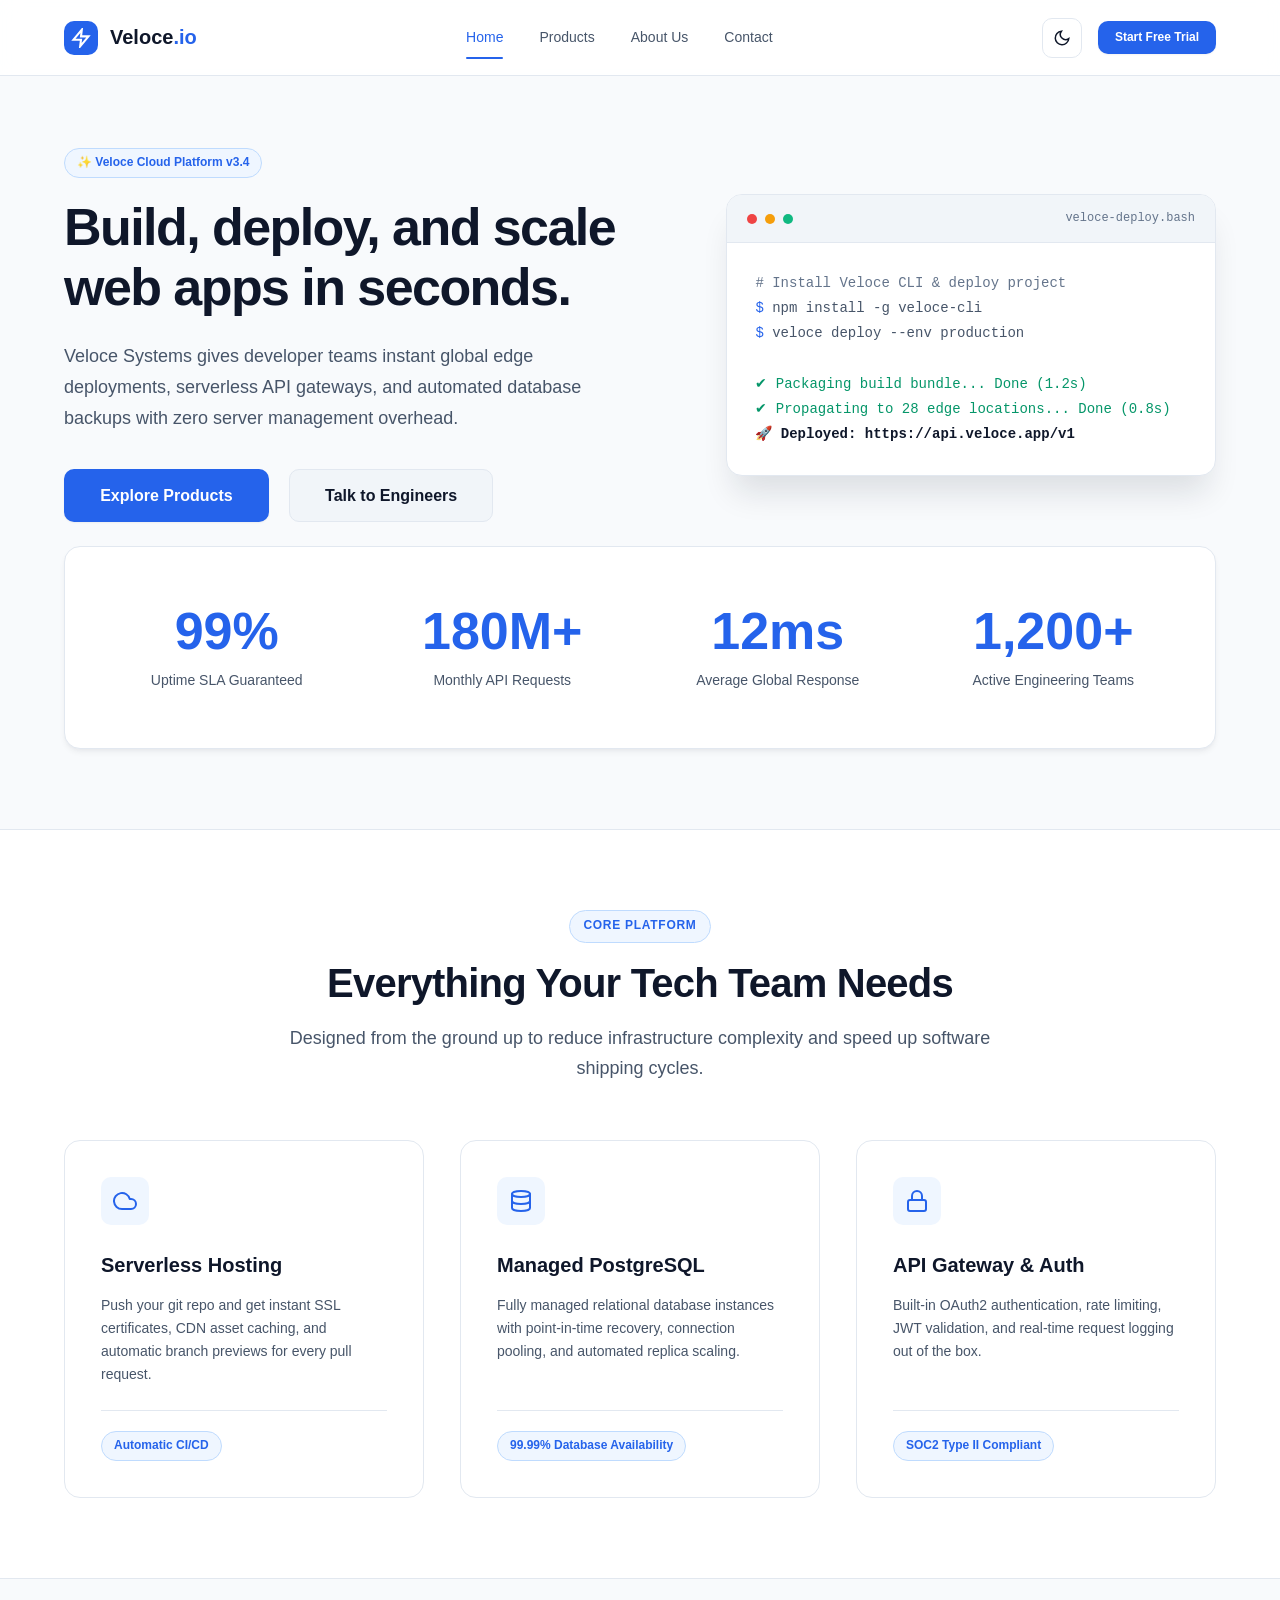
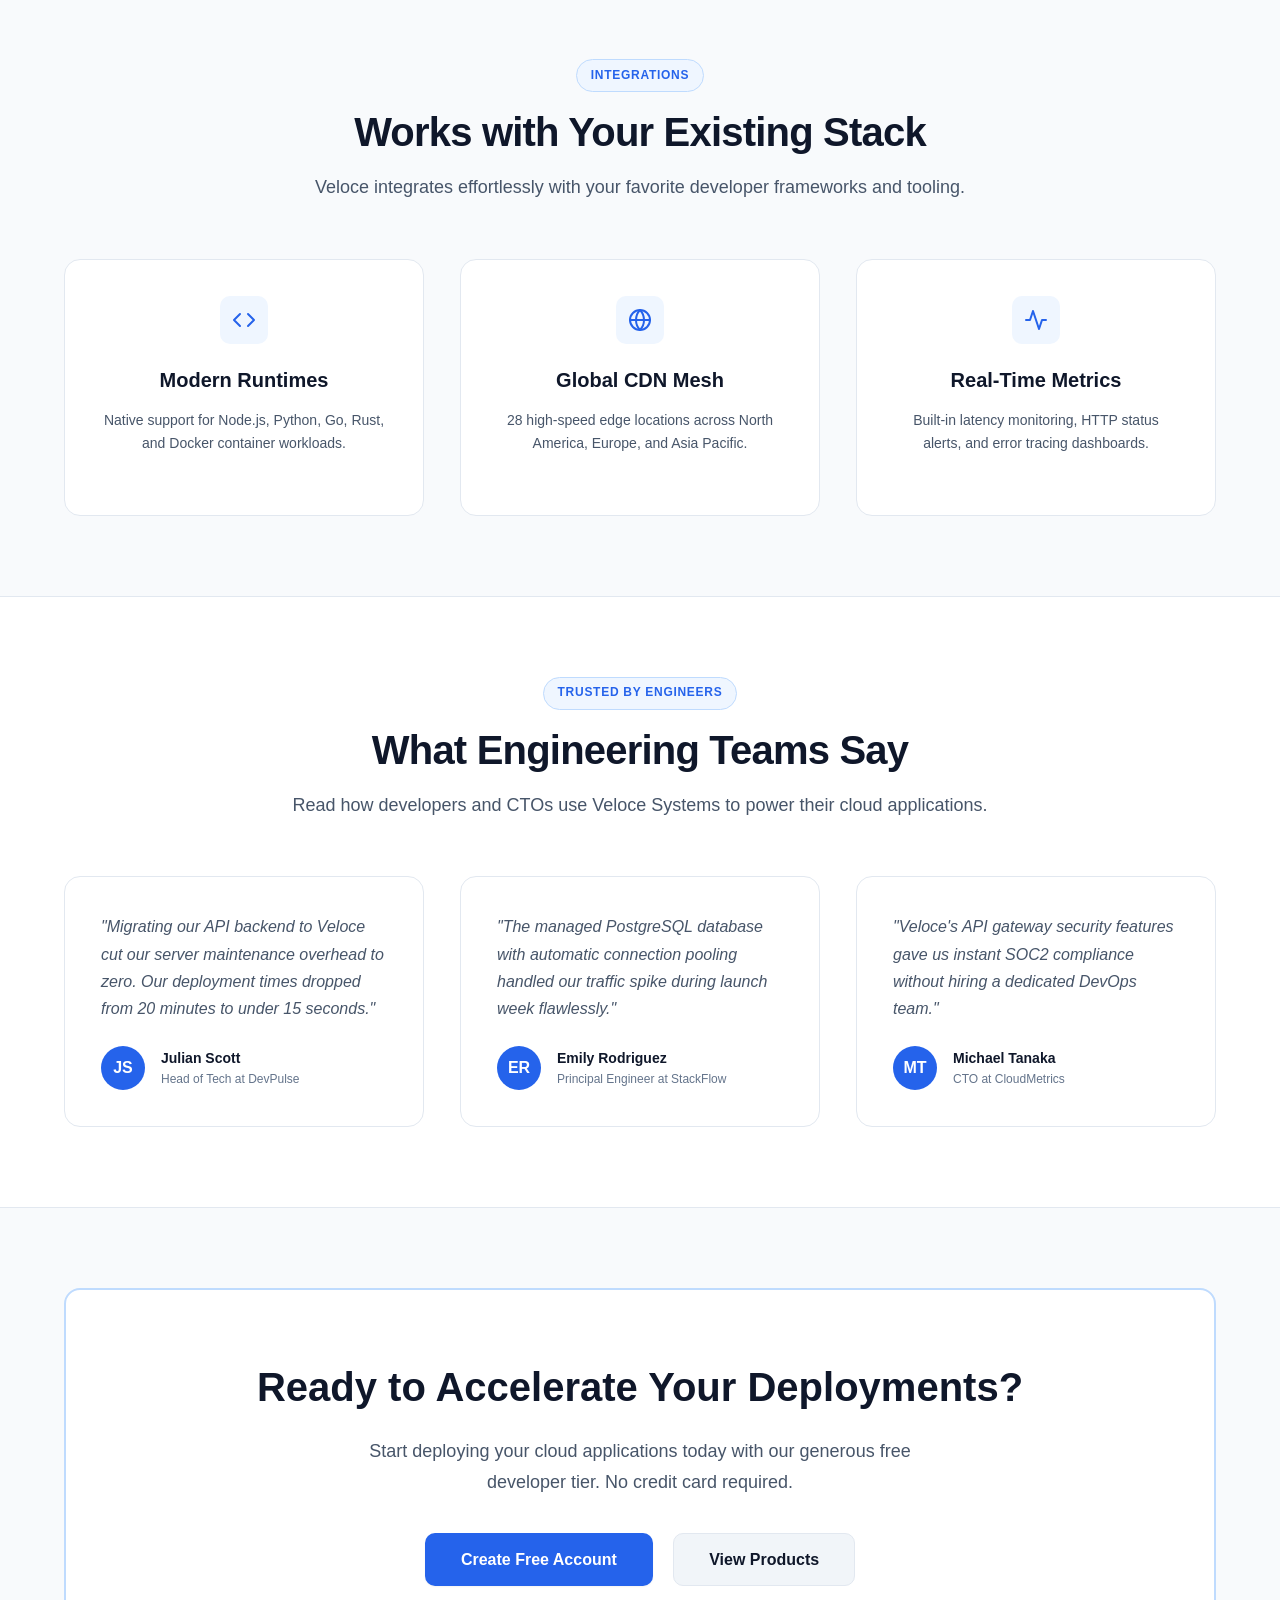
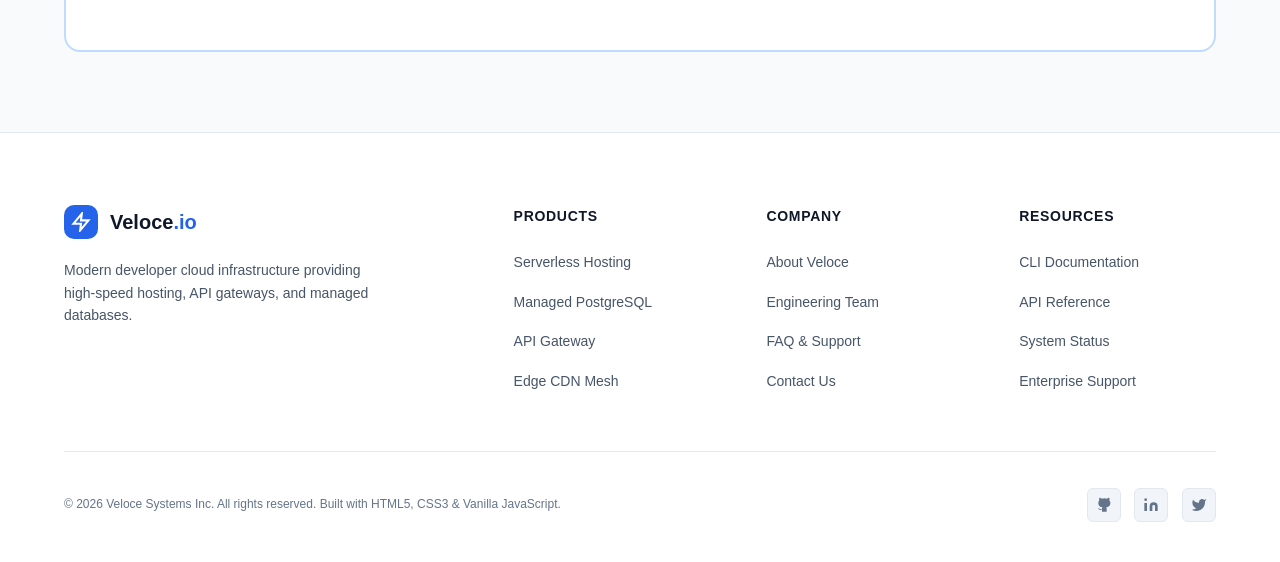
<file: index.html>
<!DOCTYPE html>
<html lang="en" data-theme="light">
<head>
  <meta charset="UTF-8">
  <meta name="viewport" content="width=device-width, initial-scale=1.0">
  <title>Veloce Systems — Developer Cloud Infrastructure & Serverless Hosting</title>
  <meta name="description" content="Veloce Systems gives developer teams instant global edge deployments, serverless API gateways, and automated database backups with zero server management overhead.">
  
  <!-- Stylesheets -->
  <link rel="stylesheet" href="css/variables.css">
  <link rel="stylesheet" href="css/main.css">
  <link rel="stylesheet" href="css/components.css">
  <link rel="stylesheet" href="css/responsive.css">
</head>
<body>
  <!-- Accessibility Skip Link -->
  <a href="#main-content" class="skip-to-content">Skip to main content</a>

  <!-- Site Header -->
  <header class="site-header">
    <div class="container header-container">
      <a href="index.html" class="brand-logo" aria-label="Veloce Systems Homepage">
        <div class="logo-badge" aria-hidden="true">
          <svg viewBox="0 0 24 24"><polygon points="13 2 3 14 12 14 11 22 21 10 12 10 13 2"></polygon></svg>
        </div>
        <span>Veloce<span style="color: var(--brand-primary);">.io</span></span>
      </a>

      <!-- Desktop Navigation -->
      <nav class="main-nav" aria-label="Primary Navigation">
        <a href="index.html" class="nav-link active">Home</a>
        <a href="solutions.html" class="nav-link">Products</a>
        <a href="about.html" class="nav-link">About Us</a>
        <a href="contact.html" class="nav-link">Contact</a>
      </nav>

      <!-- Action Items & Theme Switcher -->
      <div class="header-actions">
        <button class="theme-button" type="button" aria-label="Toggle color theme">
          <svg class="theme-icon-sun" viewBox="0 0 24 24" aria-hidden="true"><circle cx="12" cy="12" r="5"></circle><line x1="12" y1="1" x2="12" y2="3"></line><line x1="12" y1="21" x2="12" y2="23"></line><line x1="4.22" y1="4.22" x2="5.64" y2="5.64"></line><line x1="18.36" y1="18.36" x2="19.78" y2="19.78"></line><line x1="1" y1="12" x2="3" y2="12"></line><line x1="21" y1="12" x2="23" y2="12"></line><line x1="4.22" y1="19.78" x2="5.64" y2="18.36"></line><line x1="18.36" y1="5.64" x2="19.78" y2="4.22"></line></svg>
          <svg class="theme-icon-moon" viewBox="0 0 24 24" aria-hidden="true"><path d="M21 12.79A9 9 0 1 1 11.21 3 7 7 0 0 0 21 12.79z"></path></svg>
        </button>

        <a href="contact.html" class="btn btn-primary btn-sm">Start Free Trial</a>

        <button class="mobile-nav-toggle" type="button" aria-label="Open navigation menu" aria-expanded="false" aria-controls="mobileDrawer">
          <svg viewBox="0 0 24 24" aria-hidden="true"><line x1="3" y1="12" x2="21" y2="12"></line><line x1="3" y1="6" x2="21" y2="6"></line><line x1="3" y1="18" x2="21" y2="18"></line></svg>
        </button>
      </div>
    </div>
  </header>

  <!-- Mobile Drawer -->
  <nav class="mobile-drawer" id="mobileDrawer" aria-label="Mobile Navigation" aria-hidden="true">
    <a href="index.html" class="mobile-nav-link active">Home</a>
    <a href="solutions.html" class="mobile-nav-link">Products</a>
    <a href="about.html" class="mobile-nav-link">About Us</a>
    <a href="contact.html" class="mobile-nav-link">Contact</a>
    <div style="margin-top: 1rem;">
      <a href="contact.html" class="btn btn-primary" style="width: 100%;">Start Free Trial</a>
    </div>
  </nav>

  <!-- Main Content -->
  <main id="main-content">
    <!-- Hero Section -->
    <section class="section hero-section">
      <div class="container grid-hero">
        <div>
          <span class="badge" style="margin-bottom: 1.25rem;">✨ Veloce Cloud Platform v3.4</span>
          <h1 style="font-size: var(--fs-4xl); font-weight: 800; line-height: 1.15; letter-spacing: -0.03em; margin-bottom: 1.5rem;">
            Build, deploy, and scale web apps in seconds.
          </h1>
          <p style="font-size: var(--fs-md); color: var(--text-muted); line-height: 1.7; margin-bottom: 2.25rem; max-width: 560px;">
            Veloce Systems gives developer teams instant global edge deployments, serverless API gateways, and automated database backups with zero server management overhead.
          </p>
          <div style="display: flex; gap: 1.25rem; flex-wrap: wrap;">
            <a href="solutions.html" class="btn btn-primary btn-lg">Explore Products</a>
            <a href="contact.html" class="btn btn-secondary btn-lg">Talk to Engineers</a>
          </div>
        </div>

        <!-- Terminal Code Visual -->
        <div style="background-color: var(--bg-surface); border: 1px solid var(--border-color); border-radius: var(--radius-lg); box-shadow: var(--shadow-xl); overflow: hidden;">
          <div style="display: flex; align-items: center; gap: 0.5rem; padding: 0.85rem 1.25rem; background-color: var(--bg-subtle); border-bottom: 1px solid var(--border-color);">
            <span style="width: 10px; height: 10px; border-radius: 50%; background-color: #ef4444;"></span>
            <span style="width: 10px; height: 10px; border-radius: 50%; background-color: #f59e0b;"></span>
            <span style="width: 10px; height: 10px; border-radius: 50%; background-color: #10b981;"></span>
            <span style="margin-left: auto; font-family: var(--font-mono); font-size: var(--fs-xs); color: var(--text-faint);">veloce-deploy.bash</span>
          </div>
          <div style="padding: 1.75rem; font-family: var(--font-mono); font-size: var(--fs-sm); line-height: 1.8; color: var(--text-muted);">
            <p style="color: var(--text-faint);"># Install Veloce CLI &amp; deploy project</p>
            <p><span style="color: var(--brand-primary);">$</span> npm install -g veloce-cli</p>
            <p><span style="color: var(--brand-primary);">$</span> veloce deploy --env production</p>
            <br>
            <p style="color: var(--state-success);">✔ Packaging build bundle... Done (1.2s)</p>
            <p style="color: var(--state-success);">✔ Propagating to 28 edge locations... Done (0.8s)</p>
            <p style="color: var(--text-main); font-weight: bold;">🚀 Deployed: https://api.veloce.app/v1</p>
          </div>
        </div>
      </div>
    </section>

    <!-- Animated Performance Stats Section -->
    <section class="section" style="padding-top: 1rem;">
      <div class="container">
        <div class="stats-bar" aria-label="Platform Usage Statistics">
          <div class="stat-box">
            <div class="stat-val" data-target="99.99" data-suffix="%">0%</div>
            <div class="stat-lbl">Uptime SLA Guaranteed</div>
          </div>
          <div class="stat-box">
            <div class="stat-val" data-target="180" data-suffix="M+">0M+</div>
            <div class="stat-lbl">Monthly API Requests</div>
          </div>
          <div class="stat-box">
            <div class="stat-val" data-target="12" data-suffix="ms">&lt;12ms</div>
            <div class="stat-lbl">Average Global Response</div>
          </div>
          <div class="stat-box">
            <div class="stat-val" data-target="1200" data-suffix="+">0+</div>
            <div class="stat-lbl">Active Engineering Teams</div>
          </div>
        </div>
      </div>
    </section>

    <!-- Main Core Platform Features -->
    <section class="section section-alt">
      <div class="container">
        <header class="section-header">
          <span class="section-tag">Core Platform</span>
          <h2 class="section-title">Everything Your Tech Team Needs</h2>
          <p class="section-subtitle">Designed from the ground up to reduce infrastructure complexity and speed up software shipping cycles.</p>
        </header>

        <div class="grid-3">
          <article class="card card-hover">
            <div class="card-icon" aria-hidden="true">
              <svg viewBox="0 0 24 24"><path d="M18 10h-1.26A8 8 0 1 0 9 20h9a5 5 0 0 0 0-10z"></path></svg>
            </div>
            <h3 class="card-title">Serverless Hosting</h3>
            <p class="card-desc">Push your git repo and get instant SSL certificates, CDN asset caching, and automatic branch previews for every pull request.</p>
            <div class="card-footer">
              <span class="badge">Automatic CI/CD</span>
            </div>
          </article>

          <article class="card card-hover">
            <div class="card-icon" aria-hidden="true">
              <svg viewBox="0 0 24 24"><ellipse cx="12" cy="5" rx="9" ry="3"></ellipse><path d="M21 12c0 1.66-4 3-9 3s-9-1.34-9-3"></path><path d="M3 5v14c0 1.66 4 3 9 3s9-1.34 9-3V5"></path></svg>
            </div>
            <h3 class="card-title">Managed PostgreSQL</h3>
            <p class="card-desc">Fully managed relational database instances with point-in-time recovery, connection pooling, and automated replica scaling.</p>
            <div class="card-footer">
              <span class="badge">99.99% Database Availability</span>
            </div>
          </article>

          <article class="card card-hover">
            <div class="card-icon" aria-hidden="true">
              <svg viewBox="0 0 24 24"><rect x="3" y="11" width="18" height="11" rx="2" ry="2"></rect><path d="M7 11V7a5 5 0 0 1 10 0v4"></path></svg>
            </div>
            <h3 class="card-title">API Gateway &amp; Auth</h3>
            <p class="card-desc">Built-in OAuth2 authentication, rate limiting, JWT validation, and real-time request logging out of the box.</p>
            <div class="card-footer">
              <span class="badge">SOC2 Type II Compliant</span>
            </div>
          </article>
        </div>
      </div>
    </section>

    <!-- Developer Workflow & Tech Ecosystem -->
    <section class="section">
      <div class="container">
        <header class="section-header">
          <span class="section-tag">Integrations</span>
          <h2 class="section-title">Works with Your Existing Stack</h2>
          <p class="section-subtitle">Veloce integrates effortlessly with your favorite developer frameworks and tooling.</p>
        </header>

        <div class="grid-3">
          <div class="card" style="text-align: center;">
            <div class="card-icon" style="margin: 0 auto 1.25rem auto;" aria-hidden="true">
              <svg viewBox="0 0 24 24"><path d="M16 18l6-6-6-6M8 6l-6 6 6 6"></path></svg>
            </div>
            <h3 class="card-title">Modern Runtimes</h3>
            <p class="card-desc">Native support for Node.js, Python, Go, Rust, and Docker container workloads.</p>
          </div>

          <div class="card" style="text-align: center;">
            <div class="card-icon" style="margin: 0 auto 1.25rem auto;" aria-hidden="true">
              <svg viewBox="0 0 24 24"><circle cx="12" cy="12" r="10"></circle><path d="M12 2a14.5 14.5 0 0 0 0 20 14.5 14.5 0 0 0 0-20"></path><path d="M2 12h20"></path></svg>
            </div>
            <h3 class="card-title">Global CDN Mesh</h3>
            <p class="card-desc">28 high-speed edge locations across North America, Europe, and Asia Pacific.</p>
          </div>

          <div class="card" style="text-align: center;">
            <div class="card-icon" style="margin: 0 auto 1.25rem auto;" aria-hidden="true">
              <svg viewBox="0 0 24 24"><path d="M22 12h-4l-3 9L9 3l-3 9H2"></path></svg>
            </div>
            <h3 class="card-title">Real-Time Metrics</h3>
            <p class="card-desc">Built-in latency monitoring, HTTP status alerts, and error tracing dashboards.</p>
          </div>
        </div>
      </div>
    </section>

    <!-- Testimonials Section -->
    <section class="section section-alt">
      <div class="container">
        <header class="section-header">
          <span class="section-tag">Trusted By Engineers</span>
          <h2 class="section-title">What Engineering Teams Say</h2>
          <p class="section-subtitle">Read how developers and CTOs use Veloce Systems to power their cloud applications.</p>
        </header>

        <div class="grid-3">
          <article class="card">
            <p style="font-size: var(--fs-base); color: var(--text-muted); font-style: italic; margin-bottom: 1.5rem; line-height: 1.7;">
              "Migrating our API backend to Veloce cut our server maintenance overhead to zero. Our deployment times dropped from 20 minutes to under 15 seconds."
            </p>
            <div style="display: flex; align-items: center; gap: 1rem; margin-top: auto;">
              <div style="width: 44px; height: 44px; border-radius: 50%; background-color: var(--brand-primary); color: #ffffff; font-weight: bold; display: flex; align-items: center; justify-content: center;" aria-hidden="true">JS</div>
              <div>
                <div style="font-size: var(--fs-sm); font-weight: 700; color: var(--text-main);">Julian Scott</div>
                <div style="font-size: var(--fs-xs); color: var(--text-faint);">Head of Tech at DevPulse</div>
              </div>
            </div>
          </article>

          <article class="card">
            <p style="font-size: var(--fs-base); color: var(--text-muted); font-style: italic; margin-bottom: 1.5rem; line-height: 1.7;">
              "The managed PostgreSQL database with automatic connection pooling handled our traffic spike during launch week flawlessly."
            </p>
            <div style="display: flex; align-items: center; gap: 1rem; margin-top: auto;">
              <div style="width: 44px; height: 44px; border-radius: 50%; background-color: var(--brand-primary); color: #ffffff; font-weight: bold; display: flex; align-items: center; justify-content: center;" aria-hidden="true">ER</div>
              <div>
                <div style="font-size: var(--fs-sm); font-weight: 700; color: var(--text-main);">Emily Rodriguez</div>
                <div style="font-size: var(--fs-xs); color: var(--text-faint);">Principal Engineer at StackFlow</div>
              </div>
            </div>
          </article>

          <article class="card">
            <p style="font-size: var(--fs-base); color: var(--text-muted); font-style: italic; margin-bottom: 1.5rem; line-height: 1.7;">
              "Veloce's API gateway security features gave us instant SOC2 compliance without hiring a dedicated DevOps team."
            </p>
            <div style="display: flex; align-items: center; gap: 1rem; margin-top: auto;">
              <div style="width: 44px; height: 44px; border-radius: 50%; background-color: var(--brand-primary); color: #ffffff; font-weight: bold; display: flex; align-items: center; justify-content: center;" aria-hidden="true">MT</div>
              <div>
                <div style="font-size: var(--fs-sm); font-weight: 700; color: var(--text-main);">Michael Tanaka</div>
                <div style="font-size: var(--fs-xs); color: var(--text-faint);">CTO at CloudMetrics</div>
              </div>
            </div>
          </article>
        </div>
      </div>
    </section>

    <!-- Call To Action Banner -->
    <section class="section">
      <div class="container">
        <div class="card" style="background-color: var(--bg-surface); border: 2px solid var(--brand-border); text-align: center; padding: 4rem 2rem;">
          <h2 style="font-size: var(--fs-3xl); font-weight: 700; margin-bottom: 1rem; color: var(--text-main);">Ready to Accelerate Your Deployments?</h2>
          <p style="font-size: var(--fs-md); color: var(--text-muted); max-width: 580px; margin: 0 auto 2.25rem auto; line-height: 1.7;">
            Start deploying your cloud applications today with our generous free developer tier. No credit card required.
          </p>
          <div style="display: flex; gap: 1.25rem; justify-content: center; flex-wrap: wrap;">
            <a href="contact.html" class="btn btn-primary btn-lg">Create Free Account</a>
            <a href="solutions.html" class="btn btn-secondary btn-lg">View Products</a>
          </div>
        </div>
      </div>
    </section>
  </main>

  <!-- Site Footer -->
  <footer class="site-footer">
    <div class="container">
      <div class="footer-grid">
        <div class="footer-brand">
          <a href="index.html" class="brand-logo" aria-label="Veloce Systems Footer Logo">
            <div class="logo-badge" aria-hidden="true">
              <svg viewBox="0 0 24 24"><polygon points="13 2 3 14 12 14 11 22 21 10 12 10 13 2"></polygon></svg>
            </div>
            <span>Veloce<span style="color: var(--brand-primary);">.io</span></span>
          </a>
          <p>Modern developer cloud infrastructure providing high-speed hosting, API gateways, and managed databases.</p>
        </div>

        <div>
          <h3 class="footer-col-title">Products</h3>
          <ul class="footer-links-list">
            <li><a href="solutions.html">Serverless Hosting</a></li>
            <li><a href="solutions.html">Managed PostgreSQL</a></li>
            <li><a href="solutions.html">API Gateway</a></li>
            <li><a href="solutions.html">Edge CDN Mesh</a></li>
          </ul>
        </div>

        <div>
          <h3 class="footer-col-title">Company</h3>
          <ul class="footer-links-list">
            <li><a href="about.html">About Veloce</a></li>
            <li><a href="about.html#team">Engineering Team</a></li>
            <li><a href="about.html#faq">FAQ &amp; Support</a></li>
            <li><a href="contact.html">Contact Us</a></li>
          </ul>
        </div>

        <div>
          <h3 class="footer-col-title">Resources</h3>
          <ul class="footer-links-list">
            <li><a href="solutions.html">CLI Documentation</a></li>
            <li><a href="solutions.html">API Reference</a></li>
            <li><a href="contact.html">System Status</a></li>
            <li><a href="contact.html">Enterprise Support</a></li>
          </ul>
        </div>
      </div>

      <div class="footer-bottom">
        <p>&copy; 2026 Veloce Systems Inc. All rights reserved. Built with HTML5, CSS3 &amp; Vanilla JavaScript.</p>
        <div class="footer-social-links" aria-label="Social Media Links">
          <a href="#" aria-label="GitHub Repository"><svg viewBox="0 0 24 24"><path d="M9 19c-5 1.5-5-2.5-7-3m14 6v-3.87a3.37 3.37 0 0 0-.94-2.61c3.14-.35 6.44-1.54 6.44-7A5.44 5.44 0 0 0 20 4.77 5.07 5.07 0 0 0 19.91 1S18.73.65 16 2.48a13.38 13.38 0 0 0-7 0C6.27.65 5.09 1 5.09 1A5.07 5.07 0 0 0 5 4.77a5.44 5.44 0 0 0-1.5 3.78c0 5.42 3.3 6.61 6.44 7A3.37 3.37 0 0 0 9 18.13V22"></path></svg></a>
          <a href="#" aria-label="LinkedIn Profile"><svg viewBox="0 0 24 24"><path d="M16 8a6 6 0 0 1 6 6v7h-4v-7a2 2 0 0 0-2-2 2 2 0 0 0-2 2v7h-4v-7a6 6 0 0 1 6-6z"></path><rect x="2" y="9" width="4" height="12"></rect><circle cx="4" cy="4" r="2"></circle></svg></a>
          <a href="#" aria-label="Twitter X Profile"><svg viewBox="0 0 24 24"><path d="M23 3a10.9 10.9 0 0 1-3.14 1.53 4.48 4.48 0 0 0-7.86 3v1A10.66 10.66 0 0 1 3 4s-4 9 5 13a11.64 11.64 0 0 1-7 2c9 5 20 0 20-11.5a4.5 4.5 0 0 0-.08-.83A7.72 7.72 0 0 0 23 3z"></path></svg></a>
        </div>
      </div>
    </div>
  </footer>

  <!-- Scripts -->
  <script src="js/theme.js"></script>
  <script src="js/app.js"></script>
</body>
</html>
</file>
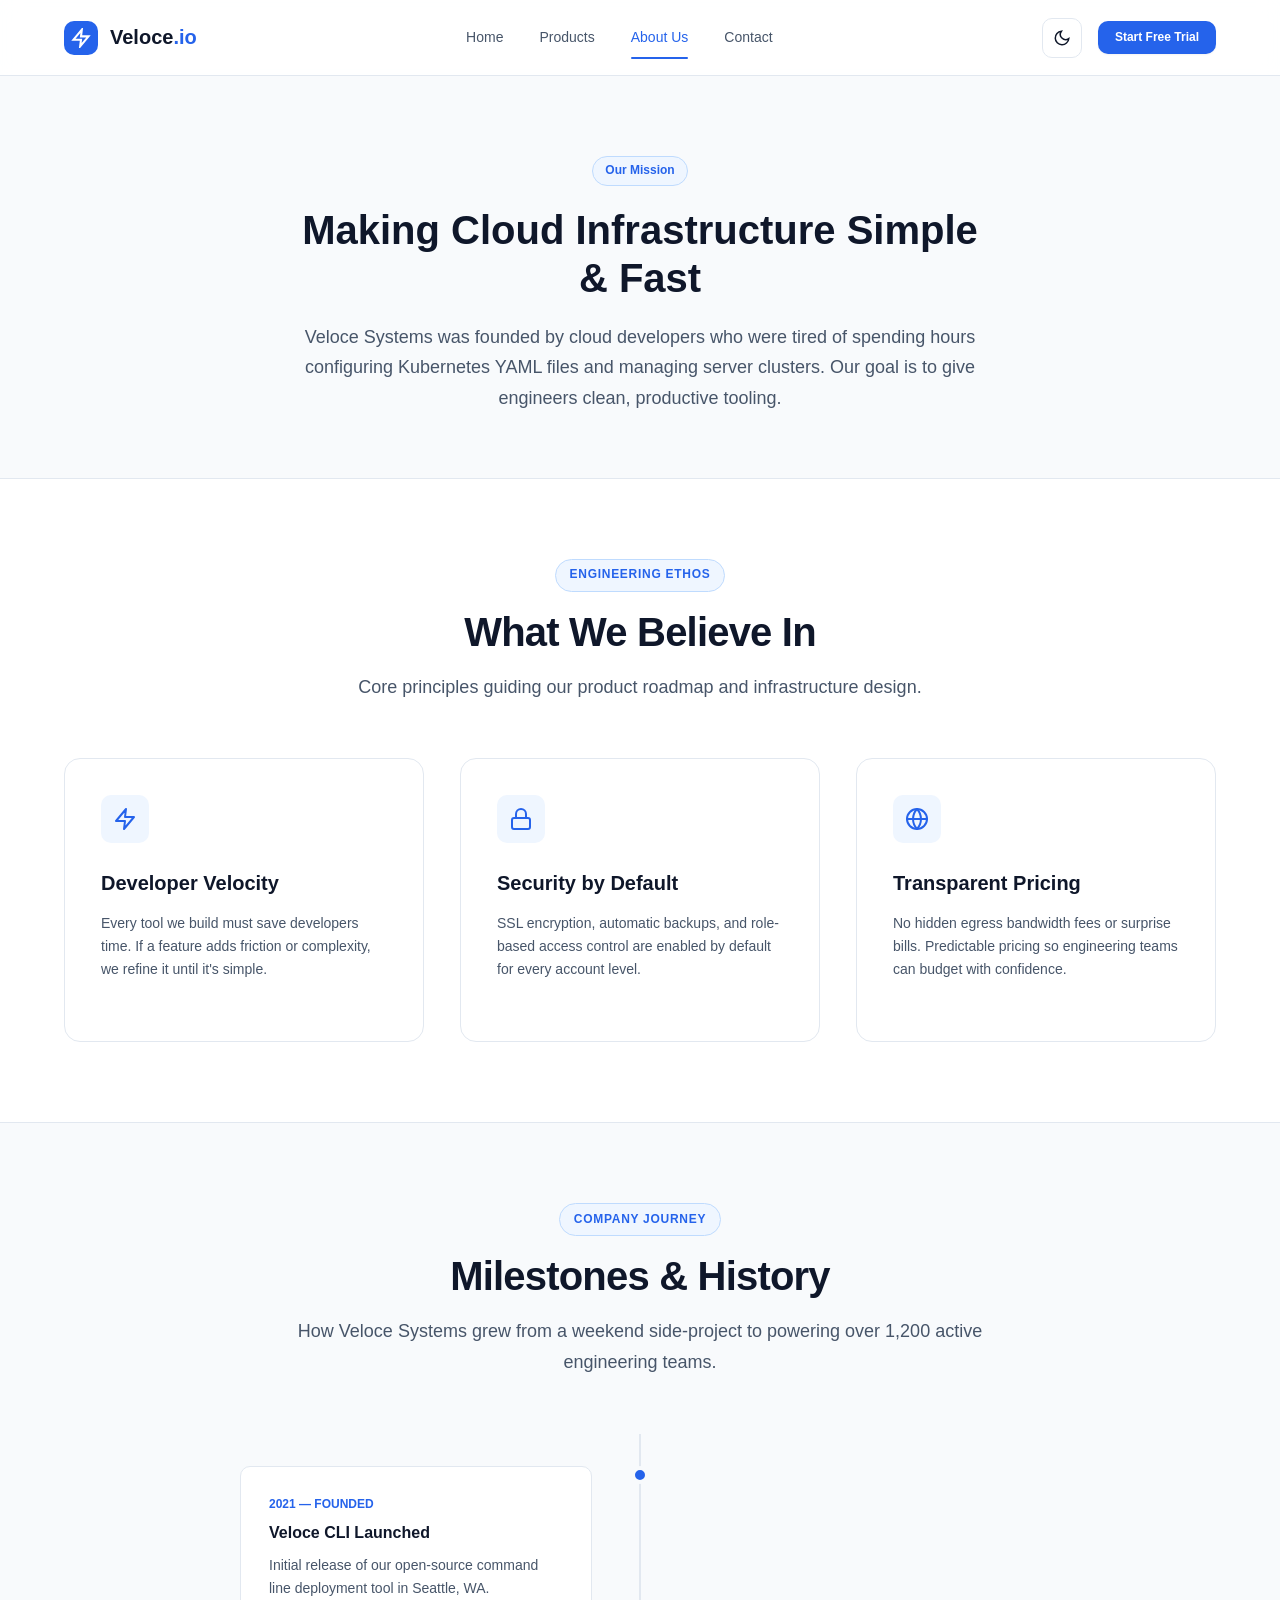
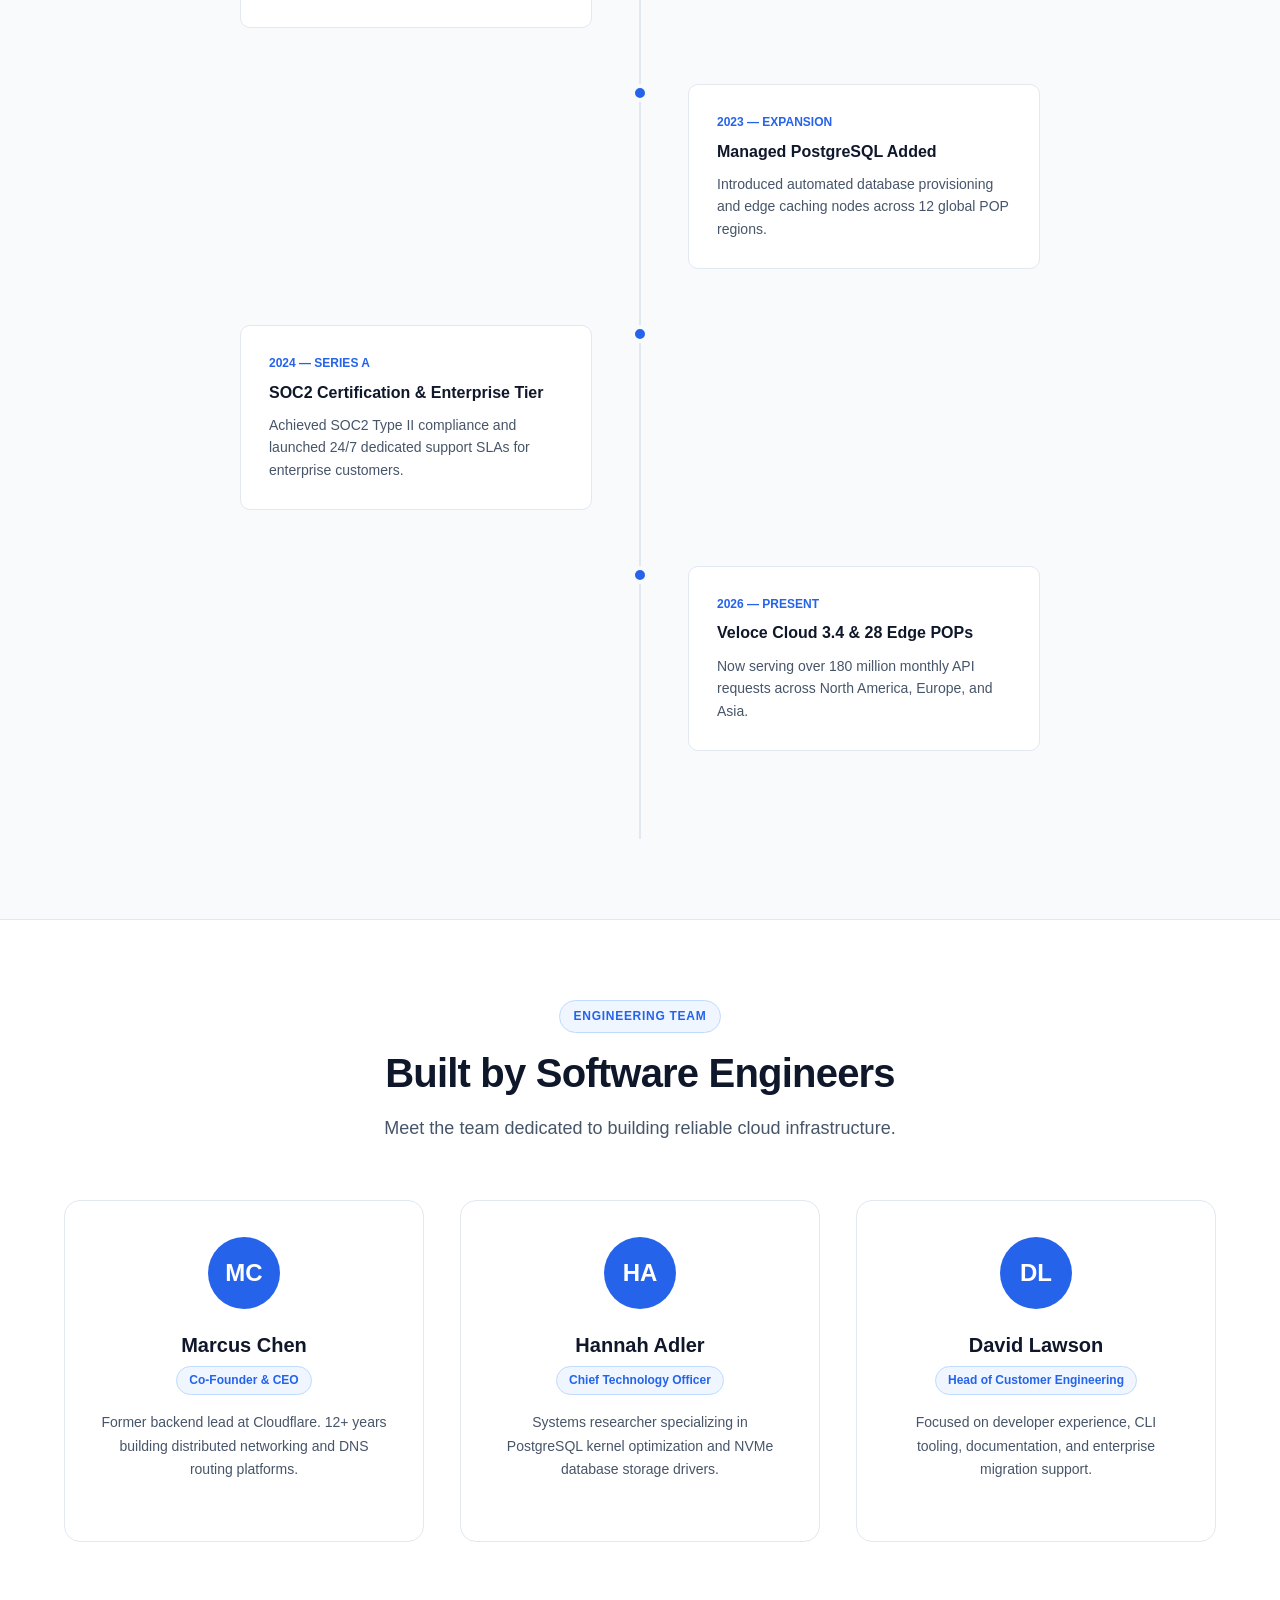
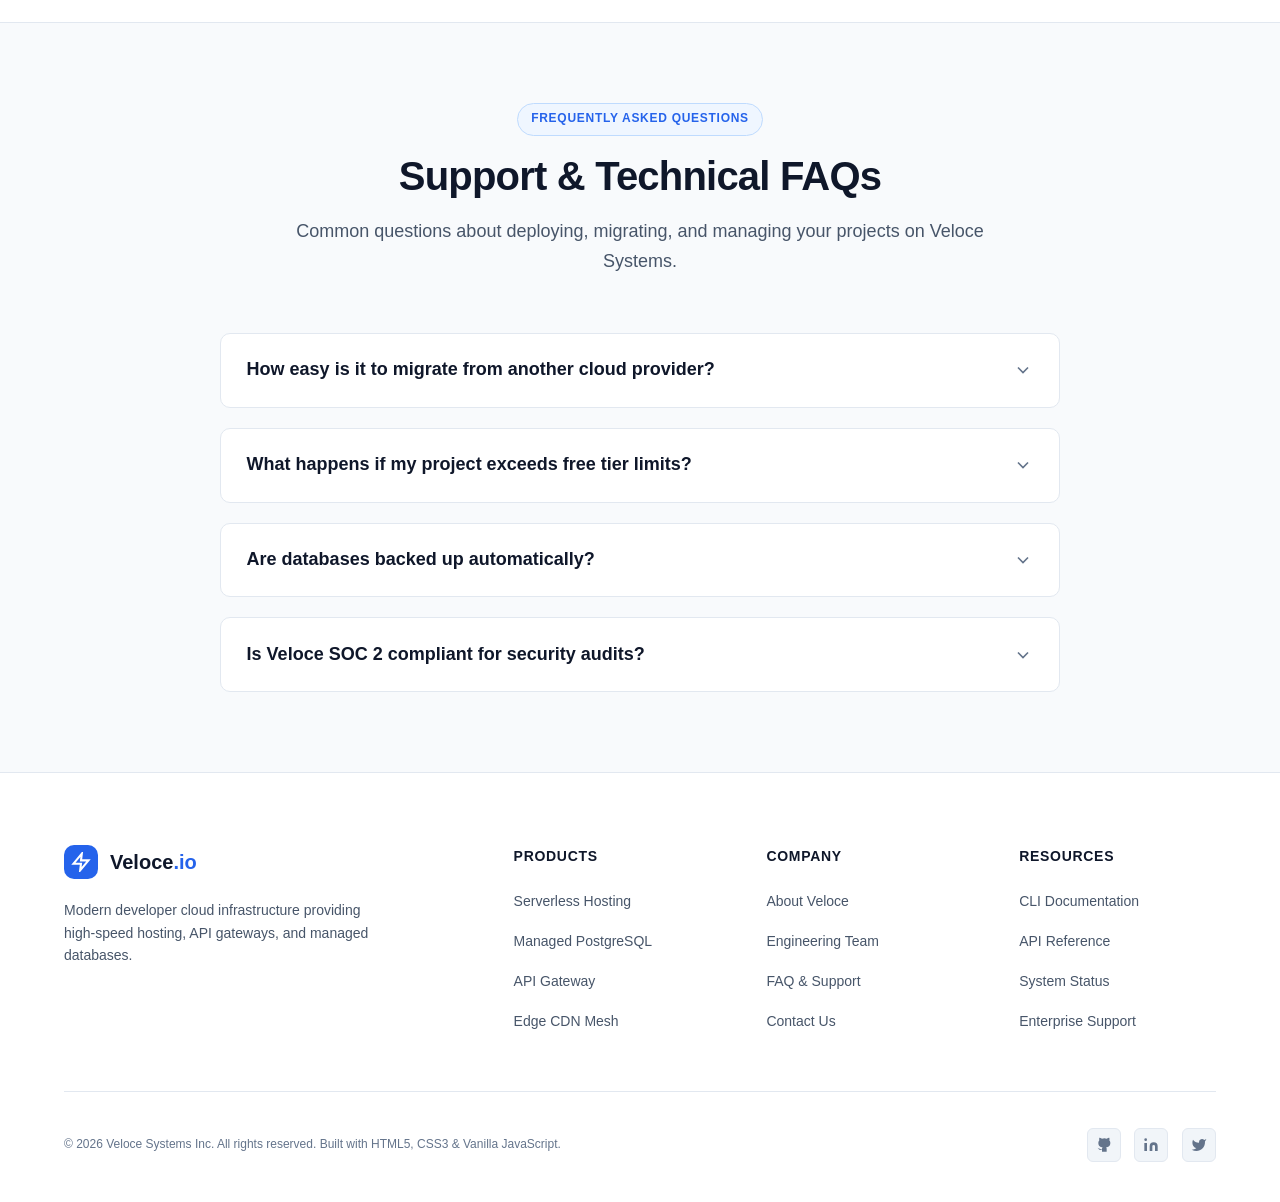
<file: about.html>
<!DOCTYPE html>
<html lang="en" data-theme="light">
<head>
  <meta charset="UTF-8">
  <meta name="viewport" content="width=device-width, initial-scale=1.0">
  <title>About Us & Team — Veloce Systems</title>
  <meta name="description" content="Learn about Veloce Systems mission, engineering values, company history timeline, core leadership team, and technical support FAQs.">
  
  <!-- Stylesheets -->
  <link rel="stylesheet" href="css/variables.css">
  <link rel="stylesheet" href="css/main.css">
  <link rel="stylesheet" href="css/components.css">
  <link rel="stylesheet" href="css/responsive.css">
</head>
<body>
  <!-- Accessibility Skip Link -->
  <a href="#main-content" class="skip-to-content">Skip to main content</a>

  <!-- Site Header -->
  <header class="site-header">
    <div class="container header-container">
      <a href="index.html" class="brand-logo" aria-label="Veloce Systems Homepage">
        <div class="logo-badge" aria-hidden="true">
          <svg viewBox="0 0 24 24"><polygon points="13 2 3 14 12 14 11 22 21 10 12 10 13 2"></polygon></svg>
        </div>
        <span>Veloce<span style="color: var(--brand-primary);">.io</span></span>
      </a>

      <!-- Desktop Navigation -->
      <nav class="main-nav" aria-label="Primary Navigation">
        <a href="index.html" class="nav-link">Home</a>
        <a href="solutions.html" class="nav-link">Products</a>
        <a href="about.html" class="nav-link active">About Us</a>
        <a href="contact.html" class="nav-link">Contact</a>
      </nav>

      <!-- Action Items & Theme Switcher -->
      <div class="header-actions">
        <button class="theme-button" type="button" aria-label="Toggle color theme">
          <svg class="theme-icon-sun" viewBox="0 0 24 24" aria-hidden="true"><circle cx="12" cy="12" r="5"></circle><line x1="12" y1="1" x2="12" y2="3"></line><line x1="12" y1="21" x2="12" y2="23"></line><line x1="4.22" y1="4.22" x2="5.64" y2="5.64"></line><line x1="18.36" y1="18.36" x2="19.78" y2="19.78"></line><line x1="1" y1="12" x2="3" y2="12"></line><line x1="21" y1="12" x2="23" y2="12"></line><line x1="4.22" y1="19.78" x2="5.64" y2="18.36"></line><line x1="18.36" y1="5.64" x2="19.78" y2="4.22"></line></svg>
          <svg class="theme-icon-moon" viewBox="0 0 24 24" aria-hidden="true"><path d="M21 12.79A9 9 0 1 1 11.21 3 7 7 0 0 0 21 12.79z"></path></svg>
        </button>

        <a href="contact.html" class="btn btn-primary btn-sm">Start Free Trial</a>

        <button class="mobile-nav-toggle" type="button" aria-label="Open navigation menu" aria-expanded="false" aria-controls="mobileDrawer">
          <svg viewBox="0 0 24 24" aria-hidden="true"><line x1="3" y1="12" x2="21" y2="12"></line><line x1="3" y1="6" x2="21" y2="6"></line><line x1="3" y1="18" x2="21" y2="18"></line></svg>
        </button>
      </div>
    </div>
  </header>

  <!-- Mobile Drawer -->
  <nav class="mobile-drawer" id="mobileDrawer" aria-label="Mobile Navigation" aria-hidden="true">
    <a href="index.html" class="mobile-nav-link">Home</a>
    <a href="solutions.html" class="mobile-nav-link">Products</a>
    <a href="about.html" class="mobile-nav-link active">About Us</a>
    <a href="contact.html" class="mobile-nav-link">Contact</a>
    <div style="margin-top: 1rem;">
      <a href="contact.html" class="btn btn-primary" style="width: 100%;">Start Free Trial</a>
    </div>
  </nav>

  <!-- Main Content -->
  <main id="main-content">
    <!-- About Hero -->
    <section class="section" style="padding-bottom: 4rem;">
      <div class="container text-center" style="text-align: center; max-width: 760px; margin: 0 auto;">
        <span class="badge" style="margin-bottom: 1.25rem;">Our Mission</span>
        <h1 style="font-size: var(--fs-3xl); font-weight: 800; line-height: 1.2; margin-bottom: 1.25rem;">
          Making Cloud Infrastructure Simple &amp; Fast
        </h1>
        <p style="font-size: var(--fs-md); color: var(--text-muted); line-height: 1.7;">
          Veloce Systems was founded by cloud developers who were tired of spending hours configuring Kubernetes YAML files and managing server clusters. Our goal is to give engineers clean, productive tooling.
        </p>
      </div>
    </section>

    <!-- Engineering Principles Grid -->
    <section class="section section-alt">
      <div class="container">
        <header class="section-header">
          <span class="section-tag">Engineering Ethos</span>
          <h2 class="section-title">What We Believe In</h2>
          <p class="section-subtitle">Core principles guiding our product roadmap and infrastructure design.</p>
        </header>

        <div class="grid-3">
          <article class="card">
            <div class="card-icon" aria-hidden="true">
              <svg viewBox="0 0 24 24"><polygon points="13 2 3 14 12 14 11 22 21 10 12 10 13 2"></polygon></svg>
            </div>
            <h3 class="card-title">Developer Velocity</h3>
            <p class="card-desc">Every tool we build must save developers time. If a feature adds friction or complexity, we refine it until it's simple.</p>
          </article>

          <article class="card">
            <div class="card-icon" aria-hidden="true">
              <svg viewBox="0 0 24 24"><rect x="3" y="11" width="18" height="11" rx="2" ry="2"></rect><path d="M7 11V7a5 5 0 0 1 10 0v4"></path></svg>
            </div>
            <h3 class="card-title">Security by Default</h3>
            <p class="card-desc">SSL encryption, automatic backups, and role-based access control are enabled by default for every account level.</p>
          </article>

          <article class="card">
            <div class="card-icon" aria-hidden="true">
              <svg viewBox="0 0 24 24"><circle cx="12" cy="12" r="10"></circle><line x1="2" y1="12" x2="22" y2="12"></line><path d="M12 2a15.3 15.3 0 0 1 4 10 15.3 15.3 0 0 1-4 10 15.3 15.3 0 0 1-4-10 15.3 15.3 0 0 1 4-10z"></path></svg>
            </div>
            <h3 class="card-title">Transparent Pricing</h3>
            <p class="card-desc">No hidden egress bandwidth fees or surprise bills. Predictable pricing so engineering teams can budget with confidence.</p>
          </article>
        </div>
      </div>
    </section>

    <!-- Company History & Timeline -->
    <section class="section">
      <div class="container">
        <header class="section-header">
          <span class="section-tag">Company Journey</span>
          <h2 class="section-title">Milestones &amp; History</h2>
          <p class="section-subtitle">How Veloce Systems grew from a weekend side-project to powering over 1,200 active engineering teams.</p>
        </header>

        <div class="company-timeline" aria-label="Company Milestones Timeline">
          <div class="timeline-row">
            <div class="timeline-badge" aria-hidden="true"></div>
            <div class="timeline-box">
              <div style="font-size: var(--fs-xs); font-weight: 700; color: var(--brand-primary); margin-bottom: 0.35rem;">2021 — FOUNDED</div>
              <h3 style="font-size: var(--fs-base); font-weight: 700; color: var(--text-main); margin-bottom: 0.5rem;">Veloce CLI Launched</h3>
              <p style="font-size: var(--fs-sm); color: var(--text-muted); line-height: 1.6;">Initial release of our open-source command line deployment tool in Seattle, WA.</p>
            </div>
          </div>

          <div class="timeline-row">
            <div class="timeline-badge" aria-hidden="true"></div>
            <div class="timeline-box">
              <div style="font-size: var(--fs-xs); font-weight: 700; color: var(--brand-primary); margin-bottom: 0.35rem;">2023 — EXPANSION</div>
              <h3 style="font-size: var(--fs-base); font-weight: 700; color: var(--text-main); margin-bottom: 0.5rem;">Managed PostgreSQL Added</h3>
              <p style="font-size: var(--fs-sm); color: var(--text-muted); line-height: 1.6;">Introduced automated database provisioning and edge caching nodes across 12 global POP regions.</p>
            </div>
          </div>

          <div class="timeline-row">
            <div class="timeline-badge" aria-hidden="true"></div>
            <div class="timeline-box">
              <div style="font-size: var(--fs-xs); font-weight: 700; color: var(--brand-primary); margin-bottom: 0.35rem;">2024 — SERIES A</div>
              <h3 style="font-size: var(--fs-base); font-weight: 700; color: var(--text-main); margin-bottom: 0.5rem;">SOC2 Certification &amp; Enterprise Tier</h3>
              <p style="font-size: var(--fs-sm); color: var(--text-muted); line-height: 1.6;">Achieved SOC2 Type II compliance and launched 24/7 dedicated support SLAs for enterprise customers.</p>
            </div>
          </div>

          <div class="timeline-row">
            <div class="timeline-badge" aria-hidden="true"></div>
            <div class="timeline-box">
              <div style="font-size: var(--fs-xs); font-weight: 700; color: var(--brand-primary); margin-bottom: 0.35rem;">2026 — PRESENT</div>
              <h3 style="font-size: var(--fs-base); font-weight: 700; color: var(--text-main); margin-bottom: 0.5rem;">Veloce Cloud 3.4 &amp; 28 Edge POPs</h3>
              <p style="font-size: var(--fs-sm); color: var(--text-muted); line-height: 1.6;">Now serving over 180 million monthly API requests across North America, Europe, and Asia.</p>
            </div>
          </div>
        </div>
      </div>
    </section>

    <!-- Leadership Team Section -->
    <section class="section section-alt" id="team">
      <div class="container">
        <header class="section-header">
          <span class="section-tag">Engineering Team</span>
          <h2 class="section-title">Built by Software Engineers</h2>
          <p class="section-subtitle">Meet the team dedicated to building reliable cloud infrastructure.</p>
        </header>

        <div class="grid-3">
          <article class="card" style="text-align: center;">
            <div style="width: 72px; height: 72px; border-radius: 50%; background-color: var(--brand-primary); color: #ffffff; font-size: 1.5rem; font-weight: 700; display: flex; align-items: center; justify-content: center; margin: 0 auto 1.25rem auto;" aria-hidden="true">MC</div>
            <h3 class="card-title" style="margin-bottom: 0.25rem;">Marcus Chen</h3>
            <span class="badge" style="margin-bottom: 1rem; align-self: center;">Co-Founder &amp; CEO</span>
            <p class="card-desc">Former backend lead at Cloudflare. 12+ years building distributed networking and DNS routing platforms.</p>
          </article>

          <article class="card" style="text-align: center;">
            <div style="width: 72px; height: 72px; border-radius: 50%; background-color: var(--brand-primary); color: #ffffff; font-size: 1.5rem; font-weight: 700; display: flex; align-items: center; justify-content: center; margin: 0 auto 1.25rem auto;" aria-hidden="true">HA</div>
            <h3 class="card-title" style="margin-bottom: 0.25rem;">Hannah Adler</h3>
            <span class="badge" style="margin-bottom: 1rem; align-self: center;">Chief Technology Officer</span>
            <p class="card-desc">Systems researcher specializing in PostgreSQL kernel optimization and NVMe database storage drivers.</p>
          </article>

          <article class="card" style="text-align: center;">
            <div style="width: 72px; height: 72px; border-radius: 50%; background-color: var(--brand-primary); color: #ffffff; font-size: 1.5rem; font-weight: 700; display: flex; align-items: center; justify-content: center; margin: 0 auto 1.25rem auto;" aria-hidden="true">DL</div>
            <h3 class="card-title" style="margin-bottom: 0.25rem;">David Lawson</h3>
            <span class="badge" style="margin-bottom: 1rem; align-self: center;">Head of Customer Engineering</span>
            <p class="card-desc">Focused on developer experience, CLI tooling, documentation, and enterprise migration support.</p>
          </article>
        </div>
      </div>
    </section>

    <!-- Accessible FAQ Accordion Section -->
    <section class="section" id="faq">
      <div class="container">
        <header class="section-header">
          <span class="section-tag">Frequently Asked Questions</span>
          <h2 class="section-title">Support &amp; Technical FAQs</h2>
          <p class="section-subtitle">Common questions about deploying, migrating, and managing your projects on Veloce Systems.</p>
        </header>

        <div class="accordion-wrapper" id="faqAccordion">
          <!-- FAQ Item 1 -->
          <div class="accordion-item">
            <h3>
              <button class="accordion-trigger" type="button" aria-expanded="false" aria-controls="faq-ans-1" id="faq-q-1">
                <span>How easy is it to migrate from another cloud provider?</span>
                <svg class="accordion-icon" viewBox="0 0 24 24" aria-hidden="true"><polyline points="6 9 12 15 18 9"></polyline></svg>
              </button>
            </h3>
            <div class="accordion-content" id="faq-ans-1" aria-labelledby="faq-q-1" aria-hidden="true">
              <p>Migrating takes minutes. You can import any GitHub or GitLab repository directly, or run <code>veloce deploy</code> from your local command line interface. We support standard Dockerfiles, Node.js, Python, Go, and static builds out of the box.</p>
            </div>
          </div>

          <!-- FAQ Item 2 -->
          <div class="accordion-item">
            <h3>
              <button class="accordion-trigger" type="button" aria-expanded="false" aria-controls="faq-ans-2" id="faq-q-2">
                <span>What happens if my project exceeds free tier limits?</span>
                <svg class="accordion-icon" viewBox="0 0 24 24" aria-hidden="true"><polyline points="6 9 12 15 18 9"></polyline></svg>
              </button>
            </h3>
            <div class="accordion-content" id="faq-ans-2" aria-labelledby="faq-q-2" aria-hidden="true">
              <p>We never shut off your application abruptly. If you approach 100% of your bandwidth or database quota, you will receive an email notification offering a 7-day grace window to upgrade to our $29/month Pro plan.</p>
            </div>
          </div>

          <!-- FAQ Item 3 -->
          <div class="accordion-item">
            <h3>
              <button class="accordion-trigger" type="button" aria-expanded="false" aria-controls="faq-ans-3" id="faq-q-3">
                <span>Are databases backed up automatically?</span>
                <svg class="accordion-icon" viewBox="0 0 24 24" aria-hidden="true"><polyline points="6 9 12 15 18 9"></polyline></svg>
              </button>
            </h3>
            <div class="accordion-content" id="faq-ans-3" aria-labelledby="faq-q-3" aria-hidden="true">
              <p>Yes. Managed PostgreSQL instances include automated daily snapshots with point-in-time recovery for up to 30 days on Pro and Enterprise tiers.</p>
            </div>
          </div>

          <!-- FAQ Item 4 -->
          <div class="accordion-item">
            <h3>
              <button class="accordion-trigger" type="button" aria-expanded="false" aria-controls="faq-ans-4" id="faq-q-4">
                <span>Is Veloce SOC 2 compliant for security audits?</span>
                <svg class="accordion-icon" viewBox="0 0 24 24" aria-hidden="true"><polyline points="6 9 12 15 18 9"></polyline></svg>
              </button>
            </h3>
            <div class="accordion-content" id="faq-ans-4" aria-labelledby="faq-q-4" aria-hidden="true">
              <p>Yes. Veloce Systems is SOC 2 Type II certified. We enforce TLS 1.3 encryption for data in transit and AES-256 for data at rest across all global edge data centers.</p>
            </div>
          </div>
        </div>
      </div>
    </section>
  </main>

  <!-- Site Footer -->
  <footer class="site-footer">
    <div class="container">
      <div class="footer-grid">
        <div class="footer-brand">
          <a href="index.html" class="brand-logo" aria-label="Veloce Systems Footer Logo">
            <div class="logo-badge" aria-hidden="true">
              <svg viewBox="0 0 24 24"><polygon points="13 2 3 14 12 14 11 22 21 10 12 10 13 2"></polygon></svg>
            </div>
            <span>Veloce<span style="color: var(--brand-primary);">.io</span></span>
          </a>
          <p>Modern developer cloud infrastructure providing high-speed hosting, API gateways, and managed databases.</p>
        </div>

        <div>
          <h3 class="footer-col-title">Products</h3>
          <ul class="footer-links-list">
            <li><a href="solutions.html">Serverless Hosting</a></li>
            <li><a href="solutions.html">Managed PostgreSQL</a></li>
            <li><a href="solutions.html">API Gateway</a></li>
            <li><a href="solutions.html">Edge CDN Mesh</a></li>
          </ul>
        </div>

        <div>
          <h3 class="footer-col-title">Company</h3>
          <ul class="footer-links-list">
            <li><a href="about.html">About Veloce</a></li>
            <li><a href="about.html#team">Engineering Team</a></li>
            <li><a href="about.html#faq">FAQ &amp; Support</a></li>
            <li><a href="contact.html">Contact Us</a></li>
          </ul>
        </div>

        <div>
          <h3 class="footer-col-title">Resources</h3>
          <ul class="footer-links-list">
            <li><a href="solutions.html">CLI Documentation</a></li>
            <li><a href="solutions.html">API Reference</a></li>
            <li><a href="contact.html">System Status</a></li>
            <li><a href="contact.html">Enterprise Support</a></li>
          </ul>
        </div>
      </div>

      <div class="footer-bottom">
        <p>&copy; 2026 Veloce Systems Inc. All rights reserved. Built with HTML5, CSS3 &amp; Vanilla JavaScript.</p>
        <div class="footer-social-links" aria-label="Social Media Links">
          <a href="#" aria-label="GitHub Repository"><svg viewBox="0 0 24 24"><path d="M9 19c-5 1.5-5-2.5-7-3m14 6v-3.87a3.37 3.37 0 0 0-.94-2.61c3.14-.35 6.44-1.54 6.44-7A5.44 5.44 0 0 0 20 4.77 5.07 5.07 0 0 0 19.91 1S18.73.65 16 2.48a13.38 13.38 0 0 0-7 0C6.27.65 5.09 1 5.09 1A5.07 5.07 0 0 0 5 4.77a5.44 5.44 0 0 0-1.5 3.78c0 5.42 3.3 6.61 6.44 7A3.37 3.37 0 0 0 9 18.13V22"></path></svg></a>
          <a href="#" aria-label="LinkedIn Profile"><svg viewBox="0 0 24 24"><path d="M16 8a6 6 0 0 1 6 6v7h-4v-7a2 2 0 0 0-2-2 2 2 0 0 0-2 2v7h-4v-7a6 6 0 0 1 6-6z"></path><rect x="2" y="9" width="4" height="12"></rect><circle cx="4" cy="4" r="2"></circle></svg></a>
          <a href="#" aria-label="Twitter X Profile"><svg viewBox="0 0 24 24"><path d="M23 3a10.9 10.9 0 0 1-3.14 1.53 4.48 4.48 0 0 0-7.86 3v1A10.66 10.66 0 0 1 3 4s-4 9 5 13a11.64 11.64 0 0 1-7 2c9 5 20 0 20-11.5a4.5 4.5 0 0 0-.08-.83A7.72 7.72 0 0 0 23 3z"></path></svg></a>
        </div>
      </div>
    </div>
  </footer>

  <!-- Scripts -->
  <script src="js/theme.js"></script>
  <script src="js/app.js"></script>
  <script src="js/accordion.js"></script>
</body>
</html>
</file>
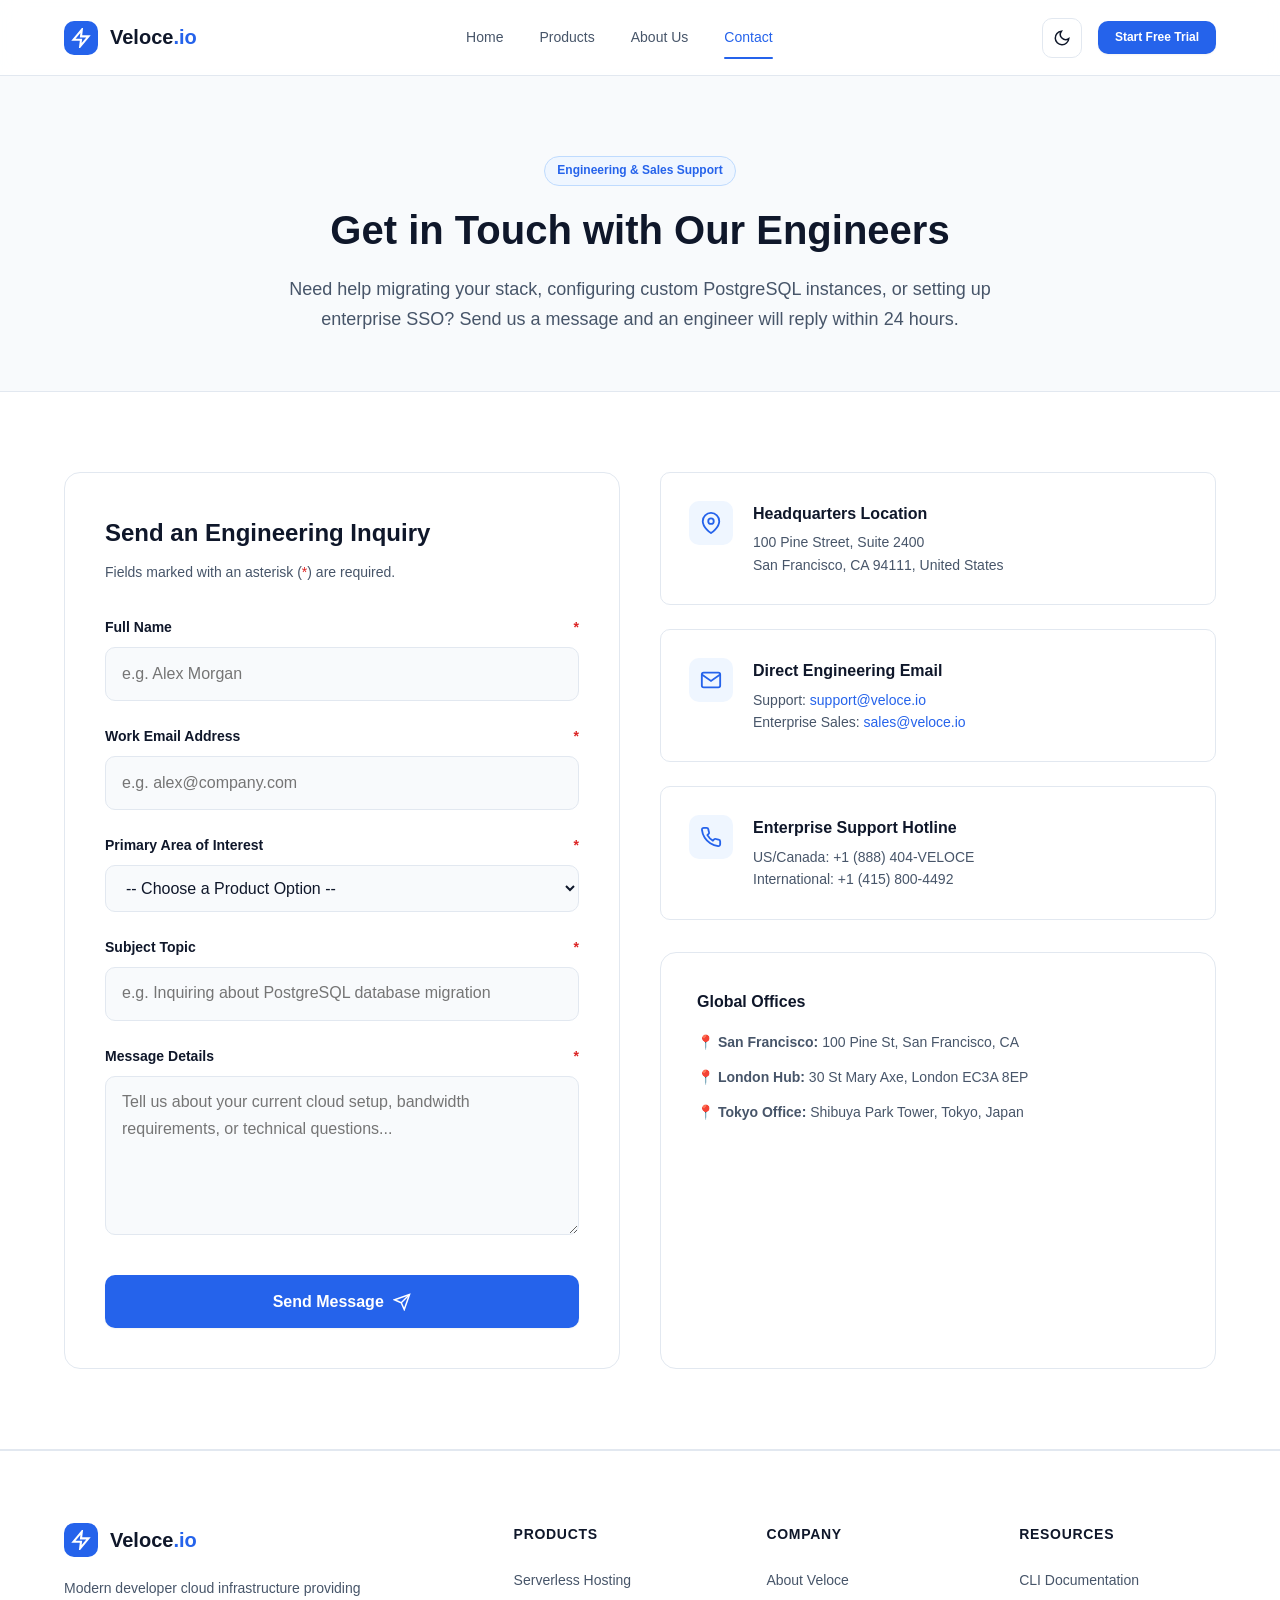
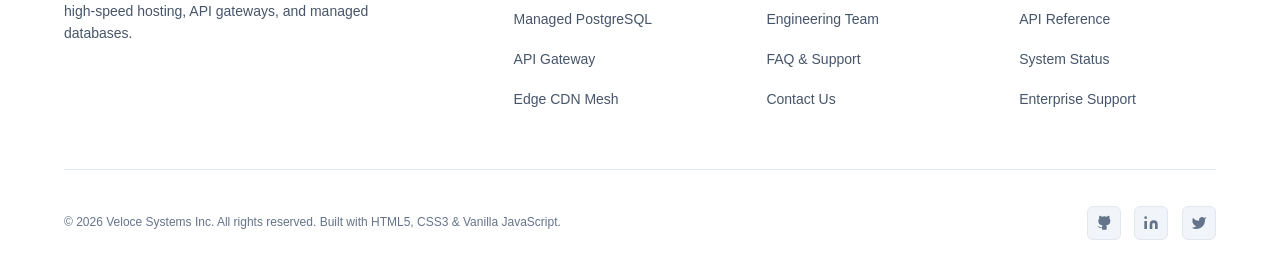
<file: contact.html>
<!DOCTYPE html>
<html lang="en" data-theme="light">
<head>
  <meta charset="UTF-8">
  <meta name="viewport" content="width=device-width, initial-scale=1.0">
  <title>Contact Engineering & Support — Veloce Systems</title>
  <meta name="description" content="Get in touch with Veloce Systems cloud engineers, request an enterprise migration consultation, or submit technical support inquiries.">
  
  <!-- Stylesheets -->
  <link rel="stylesheet" href="css/variables.css">
  <link rel="stylesheet" href="css/main.css">
  <link rel="stylesheet" href="css/components.css">
  <link rel="stylesheet" href="css/responsive.css">
</head>
<body>
  <!-- Accessibility Skip Link -->
  <a href="#main-content" class="skip-to-content">Skip to main content</a>

  <!-- Site Header -->
  <header class="site-header">
    <div class="container header-container">
      <a href="index.html" class="brand-logo" aria-label="Veloce Systems Homepage">
        <div class="logo-badge" aria-hidden="true">
          <svg viewBox="0 0 24 24"><polygon points="13 2 3 14 12 14 11 22 21 10 12 10 13 2"></polygon></svg>
        </div>
        <span>Veloce<span style="color: var(--brand-primary);">.io</span></span>
      </a>

      <!-- Desktop Navigation -->
      <nav class="main-nav" aria-label="Primary Navigation">
        <a href="index.html" class="nav-link">Home</a>
        <a href="solutions.html" class="nav-link">Products</a>
        <a href="about.html" class="nav-link">About Us</a>
        <a href="contact.html" class="nav-link active">Contact</a>
      </nav>

      <!-- Action Items & Theme Switcher -->
      <div class="header-actions">
        <button class="theme-button" type="button" aria-label="Toggle color theme">
          <svg class="theme-icon-sun" viewBox="0 0 24 24" aria-hidden="true"><circle cx="12" cy="12" r="5"></circle><line x1="12" y1="1" x2="12" y2="3"></line><line x1="12" y1="21" x2="12" y2="23"></line><line x1="4.22" y1="4.22" x2="5.64" y2="5.64"></line><line x1="18.36" y1="18.36" x2="19.78" y2="19.78"></line><line x1="1" y1="12" x2="3" y2="12"></line><line x1="21" y1="12" x2="23" y2="12"></line><line x1="4.22" y1="19.78" x2="5.64" y2="18.36"></line><line x1="18.36" y1="5.64" x2="19.78" y2="4.22"></line></svg>
          <svg class="theme-icon-moon" viewBox="0 0 24 24" aria-hidden="true"><path d="M21 12.79A9 9 0 1 1 11.21 3 7 7 0 0 0 21 12.79z"></path></svg>
        </button>

        <a href="contact.html" class="btn btn-primary btn-sm">Start Free Trial</a>

        <button class="mobile-nav-toggle" type="button" aria-label="Open navigation menu" aria-expanded="false" aria-controls="mobileDrawer">
          <svg viewBox="0 0 24 24" aria-hidden="true"><line x1="3" y1="12" x2="21" y2="12"></line><line x1="3" y1="6" x2="21" y2="6"></line><line x1="3" y1="18" x2="21" y2="18"></line></svg>
        </button>
      </div>
    </div>
  </header>

  <!-- Mobile Drawer -->
  <nav class="mobile-drawer" id="mobileDrawer" aria-label="Mobile Navigation" aria-hidden="true">
    <a href="index.html" class="mobile-nav-link">Home</a>
    <a href="solutions.html" class="mobile-nav-link">Products</a>
    <a href="about.html" class="mobile-nav-link">About Us</a>
    <a href="contact.html" class="mobile-nav-link active">Contact</a>
    <div style="margin-top: 1rem;">
      <a href="contact.html" class="btn btn-primary" style="width: 100%;">Start Free Trial</a>
    </div>
  </nav>

  <!-- Main Content -->
  <main id="main-content">
    <!-- Contact Hero -->
    <section class="section" style="padding-bottom: 3.5rem;">
      <div class="container text-center" style="text-align: center; max-width: 760px; margin: 0 auto;">
        <span class="badge" style="margin-bottom: 1.25rem;">Engineering &amp; Sales Support</span>
        <h1 style="font-size: var(--fs-3xl); font-weight: 800; line-height: 1.2; margin-bottom: 1.25rem;">
          Get in Touch with Our Engineers
        </h1>
        <p style="font-size: var(--fs-md); color: var(--text-muted); line-height: 1.7;">
          Need help migrating your stack, configuring custom PostgreSQL instances, or setting up enterprise SSO? Send us a message and an engineer will reply within 24 hours.
        </p>
      </div>
    </section>

    <!-- Main Form and Contact Details Grid -->
    <section class="section section-alt">
      <div class="container">
        <div class="grid-2">
          <!-- Interactive Validated Form -->
          <div class="card" style="padding: 2.5rem;">
            <h2 style="font-size: var(--fs-xl); font-weight: 700; margin-bottom: 0.5rem; color: var(--text-main);">Send an Engineering Inquiry</h2>
            <p style="font-size: var(--fs-sm); color: var(--text-muted); margin-bottom: 2rem;">Fields marked with an asterisk (<span style="color: var(--state-error);">*</span>) are required.</p>

            <form id="contactForm" novalidate aria-label="Technical Support Inquiry Form">
              <!-- Full Name -->
              <div class="form-group">
                <label for="fullName" class="form-label">
                  Full Name <span class="req" aria-hidden="true">*</span>
                </label>
                <input type="text" id="fullName" class="form-input" placeholder="e.g. Alex Morgan" required aria-required="true" aria-describedby="nameError">
                <span id="nameError" class="form-error-text" role="alert"></span>
              </div>

              <!-- Work Email -->
              <div class="form-group">
                <label for="emailAddress" class="form-label">
                  Work Email Address <span class="req" aria-hidden="true">*</span>
                </label>
                <input type="email" id="emailAddress" class="form-input" placeholder="e.g. alex@company.com" required aria-required="true" aria-describedby="emailError">
                <span id="emailError" class="form-error-text" role="alert"></span>
              </div>

              <!-- Product Interest Select -->
              <div class="form-group">
                <label for="productSelect" class="form-label">
                  Primary Area of Interest <span class="req" aria-hidden="true">*</span>
                </label>
                <select id="productSelect" class="form-select" required aria-required="true" aria-describedby="productError">
                  <option value="">-- Choose a Product Option --</option>
                  <option value="hosting">Veloce Serverless Hosting</option>
                  <option value="database">Managed PostgreSQL Engine</option>
                  <option value="api">Veloce API Security Gateway</option>
                  <option value="enterprise">Enterprise Custom SLA / Migration</option>
                  <option value="support">General Technical Support</option>
                </select>
                <span id="productError" class="form-error-text" role="alert"></span>
              </div>

              <!-- Subject Topic -->
              <div class="form-group">
                <label for="subjectText" class="form-label">
                  Subject Topic <span class="req" aria-hidden="true">*</span>
                </label>
                <input type="text" id="subjectText" class="form-input" placeholder="e.g. Inquiring about PostgreSQL database migration" required aria-required="true" aria-describedby="subjectError">
                <span id="subjectError" class="form-error-text" role="alert"></span>
              </div>

              <!-- Message Details -->
              <div class="form-group">
                <label for="messageText" class="form-label">
                  Message Details <span class="req" aria-hidden="true">*</span>
                </label>
                <textarea id="messageText" class="form-textarea" rows="5" placeholder="Tell us about your current cloud setup, bandwidth requirements, or technical questions..." required aria-required="true" aria-describedby="messageError"></textarea>
                <span id="messageError" class="form-error-text" role="alert"></span>
              </div>

              <!-- Submit Button -->
              <button type="submit" class="btn btn-primary btn-lg" style="width: 100%; margin-top: 1rem;">
                <span>Send Message</span>
                <svg width="18" height="18" viewBox="0 0 24 24" fill="none" stroke="currentColor" stroke-width="2" aria-hidden="true"><line x1="22" y1="2" x2="11" y2="13"></line><polygon points="22 2 15 22 11 13 2 9 22 2"></polygon></svg>
              </button>
            </form>
          </div>

          <!-- Contact Cards and Info -->
          <div style="display: flex; flex-direction: column; gap: 1.5rem;">
            <div style="padding: 1.75rem; background-color: var(--bg-surface); border: 1px solid var(--border-color); border-radius: var(--radius-md); display: flex; gap: 1.25rem;">
              <div style="width: 44px; height: 44px; border-radius: var(--radius-md); background-color: var(--brand-subtle); color: var(--brand-primary); display: flex; align-items: center; justify-content: center; flex-shrink: 0;" aria-hidden="true">
                <svg viewBox="0 0 24 24" style="width: 22px; height: 22px; stroke: currentColor; stroke-width: 2; fill: none;"><path d="M21 10c0 7-9 13-9 13s-9-6-9-13a9 9 0 0 1 18 0z"></path><circle cx="12" cy="10" r="3"></circle></svg>
              </div>
              <div>
                <h3 style="font-size: var(--fs-base); font-weight: 700; color: var(--text-main); margin-bottom: 0.25rem;">Headquarters Location</h3>
                <p style="font-size: var(--fs-sm); color: var(--text-muted); line-height: 1.6;">
                  100 Pine Street, Suite 2400<br>San Francisco, CA 94111, United States
                </p>
              </div>
            </div>

            <div style="padding: 1.75rem; background-color: var(--bg-surface); border: 1px solid var(--border-color); border-radius: var(--radius-md); display: flex; gap: 1.25rem;">
              <div style="width: 44px; height: 44px; border-radius: var(--radius-md); background-color: var(--brand-subtle); color: var(--brand-primary); display: flex; align-items: center; justify-content: center; flex-shrink: 0;" aria-hidden="true">
                <svg viewBox="0 0 24 24" style="width: 22px; height: 22px; stroke: currentColor; stroke-width: 2; fill: none;"><path d="M4 4h16c1.1 0 2 .9 2 2v12c0 1.1-.9 2-2 2H4c-1.1 0-2-.9-2-2V6c0-1.1.9-2 2-2z"></path><polyline points="22,6 12,13 2,6"></polyline></svg>
              </div>
              <div>
                <h3 style="font-size: var(--fs-base); font-weight: 700; color: var(--text-main); margin-bottom: 0.25rem;">Direct Engineering Email</h3>
                <p style="font-size: var(--fs-sm); color: var(--text-muted); line-height: 1.6;">
                  Support: <a href="mailto:support@veloce.io">support@veloce.io</a><br>
                  Enterprise Sales: <a href="mailto:sales@veloce.io">sales@veloce.io</a>
                </p>
              </div>
            </div>

            <div style="padding: 1.75rem; background-color: var(--bg-surface); border: 1px solid var(--border-color); border-radius: var(--radius-md); display: flex; gap: 1.25rem;">
              <div style="width: 44px; height: 44px; border-radius: var(--radius-md); background-color: var(--brand-subtle); color: var(--brand-primary); display: flex; align-items: center; justify-content: center; flex-shrink: 0;" aria-hidden="true">
                <svg viewBox="0 0 24 24" style="width: 22px; height: 22px; stroke: currentColor; stroke-width: 2; fill: none;"><path d="M22 16.92v3a2 2 0 0 1-2.18 2 19.79 19.79 0 0 1-8.63-3.07 19.5 19.5 0 0 1-6-6 19.79 19.79 0 0 1-3.07-8.67A2 2 0 0 1 4.11 2h3a2 2 0 0 1 2 1.72 12.84 12.84 0 0 0 .7 2.81 2 2 0 0 1-.45 2.11L8.09 9.91a16 16 0 0 0 6 6l1.27-1.27a2 2 0 0 1 2.11-.45 12.84 12.84 0 0 0 2.81.7A2 2 0 0 1 22 16.92z"></path></svg>
              </div>
              <div>
                <h3 style="font-size: var(--fs-base); font-weight: 700; color: var(--text-main); margin-bottom: 0.25rem;">Enterprise Support Hotline</h3>
                <p style="font-size: var(--fs-sm); color: var(--text-muted); line-height: 1.6;">
                  US/Canada: +1 (888) 404-VELOCE<br>
                  International: +1 (415) 800-4492
                </p>
              </div>
            </div>

            <!-- Regional Offices -->
            <div class="card" style="margin-top: 0.5rem;">
              <h3 style="font-size: var(--fs-base); font-weight: 700; color: var(--text-main); margin-bottom: 1rem;">Global Offices</h3>
              <ul style="display: flex; flex-direction: column; gap: 0.75rem; font-size: var(--fs-sm); color: var(--text-muted);">
                <li>📍 <strong>San Francisco:</strong> 100 Pine St, San Francisco, CA</li>
                <li>📍 <strong>London Hub:</strong> 30 St Mary Axe, London EC3A 8EP</li>
                <li>📍 <strong>Tokyo Office:</strong> Shibuya Park Tower, Tokyo, Japan</li>
              </ul>
            </div>
          </div>
        </div>
      </div>
    </section>
  </main>

  <!-- Site Footer -->
  <footer class="site-footer">
    <div class="container">
      <div class="footer-grid">
        <div class="footer-brand">
          <a href="index.html" class="brand-logo" aria-label="Veloce Systems Footer Logo">
            <div class="logo-badge" aria-hidden="true">
              <svg viewBox="0 0 24 24"><polygon points="13 2 3 14 12 14 11 22 21 10 12 10 13 2"></polygon></svg>
            </div>
            <span>Veloce<span style="color: var(--brand-primary);">.io</span></span>
          </a>
          <p>Modern developer cloud infrastructure providing high-speed hosting, API gateways, and managed databases.</p>
        </div>

        <div>
          <h3 class="footer-col-title">Products</h3>
          <ul class="footer-links-list">
            <li><a href="solutions.html">Serverless Hosting</a></li>
            <li><a href="solutions.html">Managed PostgreSQL</a></li>
            <li><a href="solutions.html">API Gateway</a></li>
            <li><a href="solutions.html">Edge CDN Mesh</a></li>
          </ul>
        </div>

        <div>
          <h3 class="footer-col-title">Company</h3>
          <ul class="footer-links-list">
            <li><a href="about.html">About Veloce</a></li>
            <li><a href="about.html#team">Engineering Team</a></li>
            <li><a href="about.html#faq">FAQ &amp; Support</a></li>
            <li><a href="contact.html">Contact Us</a></li>
          </ul>
        </div>

        <div>
          <h3 class="footer-col-title">Resources</h3>
          <ul class="footer-links-list">
            <li><a href="solutions.html">CLI Documentation</a></li>
            <li><a href="solutions.html">API Reference</a></li>
            <li><a href="contact.html">System Status</a></li>
            <li><a href="contact.html">Enterprise Support</a></li>
          </ul>
        </div>
      </div>

      <div class="footer-bottom">
        <p>&copy; 2026 Veloce Systems Inc. All rights reserved. Built with HTML5, CSS3 &amp; Vanilla JavaScript.</p>
        <div class="footer-social-links" aria-label="Social Media Links">
          <a href="#" aria-label="GitHub Repository"><svg viewBox="0 0 24 24"><path d="M9 19c-5 1.5-5-2.5-7-3m14 6v-3.87a3.37 3.37 0 0 0-.94-2.61c3.14-.35 6.44-1.54 6.44-7A5.44 5.44 0 0 0 20 4.77 5.07 5.07 0 0 0 19.91 1S18.73.65 16 2.48a13.38 13.38 0 0 0-7 0C6.27.65 5.09 1 5.09 1A5.07 5.07 0 0 0 5 4.77a5.44 5.44 0 0 0-1.5 3.78c0 5.42 3.3 6.61 6.44 7A3.37 3.37 0 0 0 9 18.13V22"></path></svg></a>
          <a href="#" aria-label="LinkedIn Profile"><svg viewBox="0 0 24 24"><path d="M16 8a6 6 0 0 1 6 6v7h-4v-7a2 2 0 0 0-2-2 2 2 0 0 0-2 2v7h-4v-7a6 6 0 0 1 6-6z"></path><rect x="2" y="9" width="4" height="12"></rect><circle cx="4" cy="4" r="2"></circle></svg></a>
          <a href="#" aria-label="Twitter X Profile"><svg viewBox="0 0 24 24"><path d="M23 3a10.9 10.9 0 0 1-3.14 1.53 4.48 4.48 0 0 0-7.86 3v1A10.66 10.66 0 0 1 3 4s-4 9 5 13a11.64 11.64 0 0 1-7 2c9 5 20 0 20-11.5a4.5 4.5 0 0 0-.08-.83A7.72 7.72 0 0 0 23 3z"></path></svg></a>
        </div>
      </div>
    </div>
  </footer>

  <!-- Scripts -->
  <script src="js/theme.js"></script>
  <script src="js/app.js"></script>
  <script src="js/contact.js"></script>
</body>
</html>
</file>
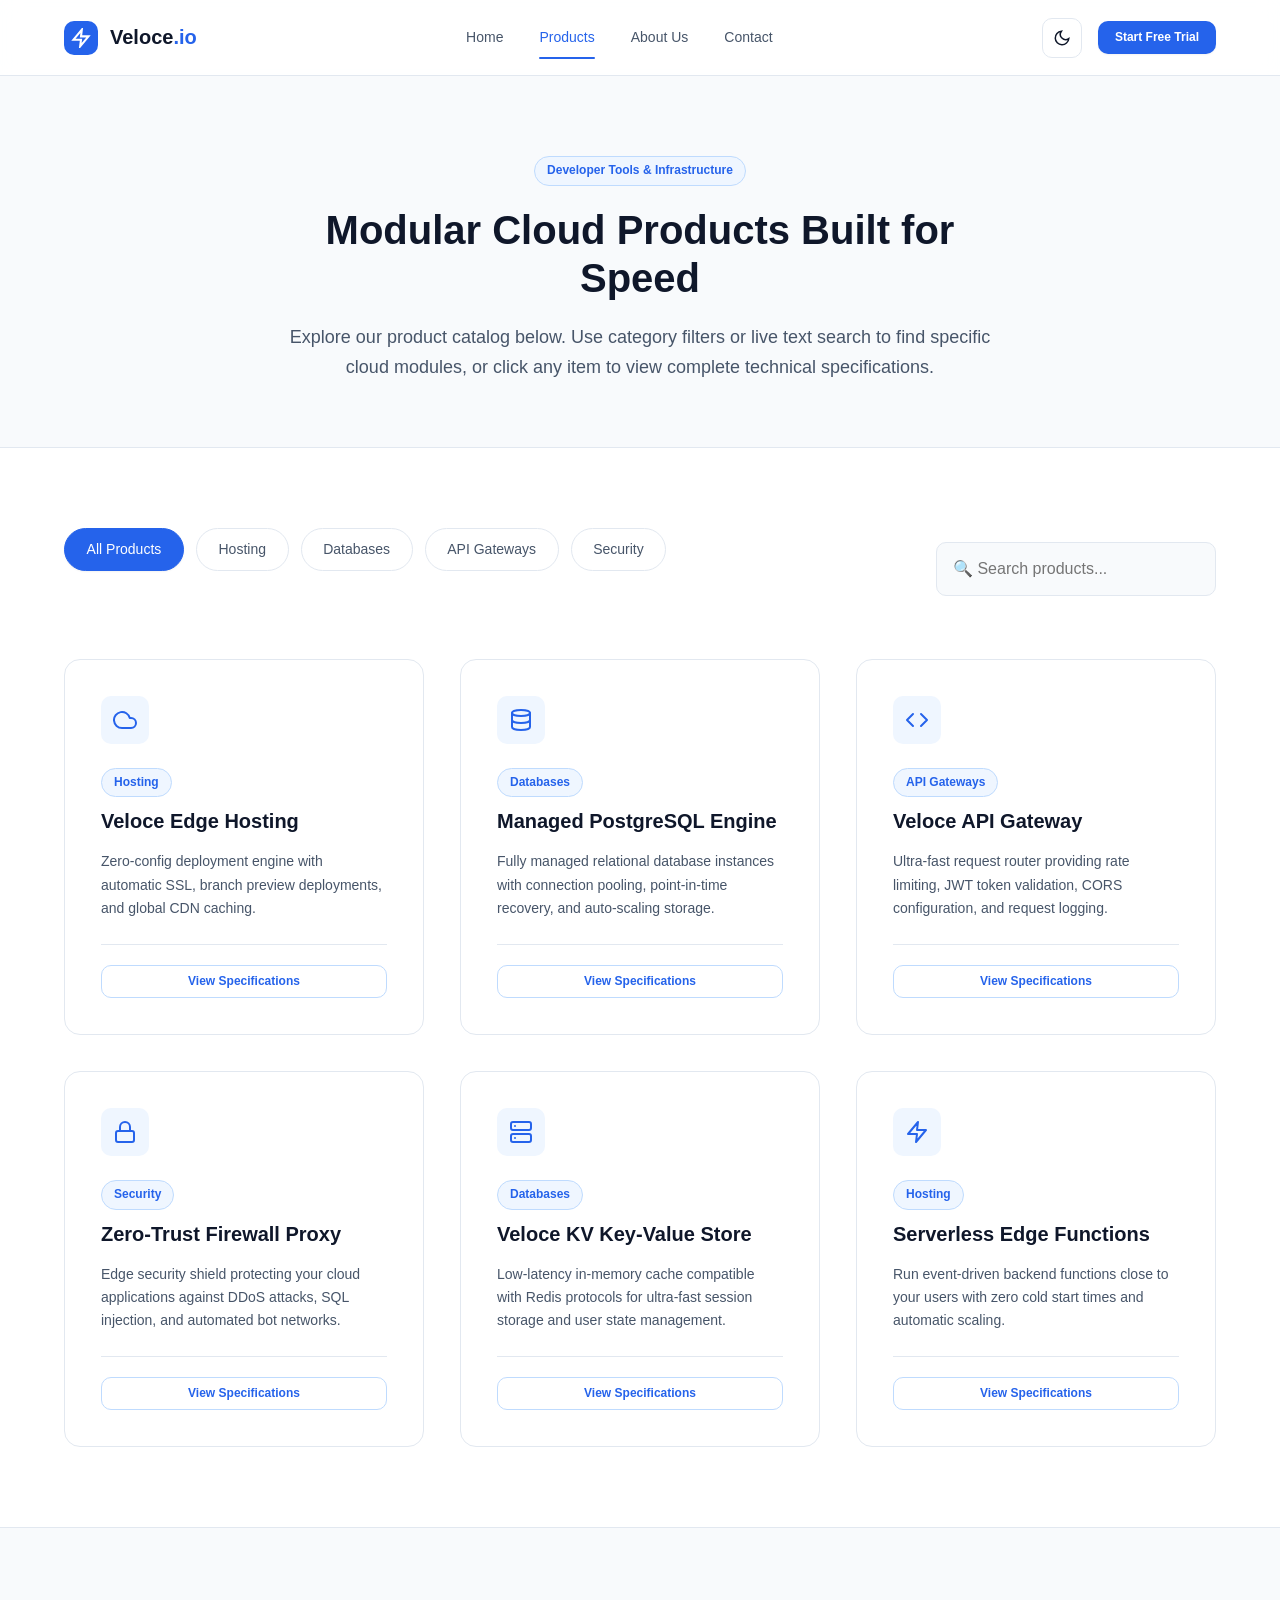
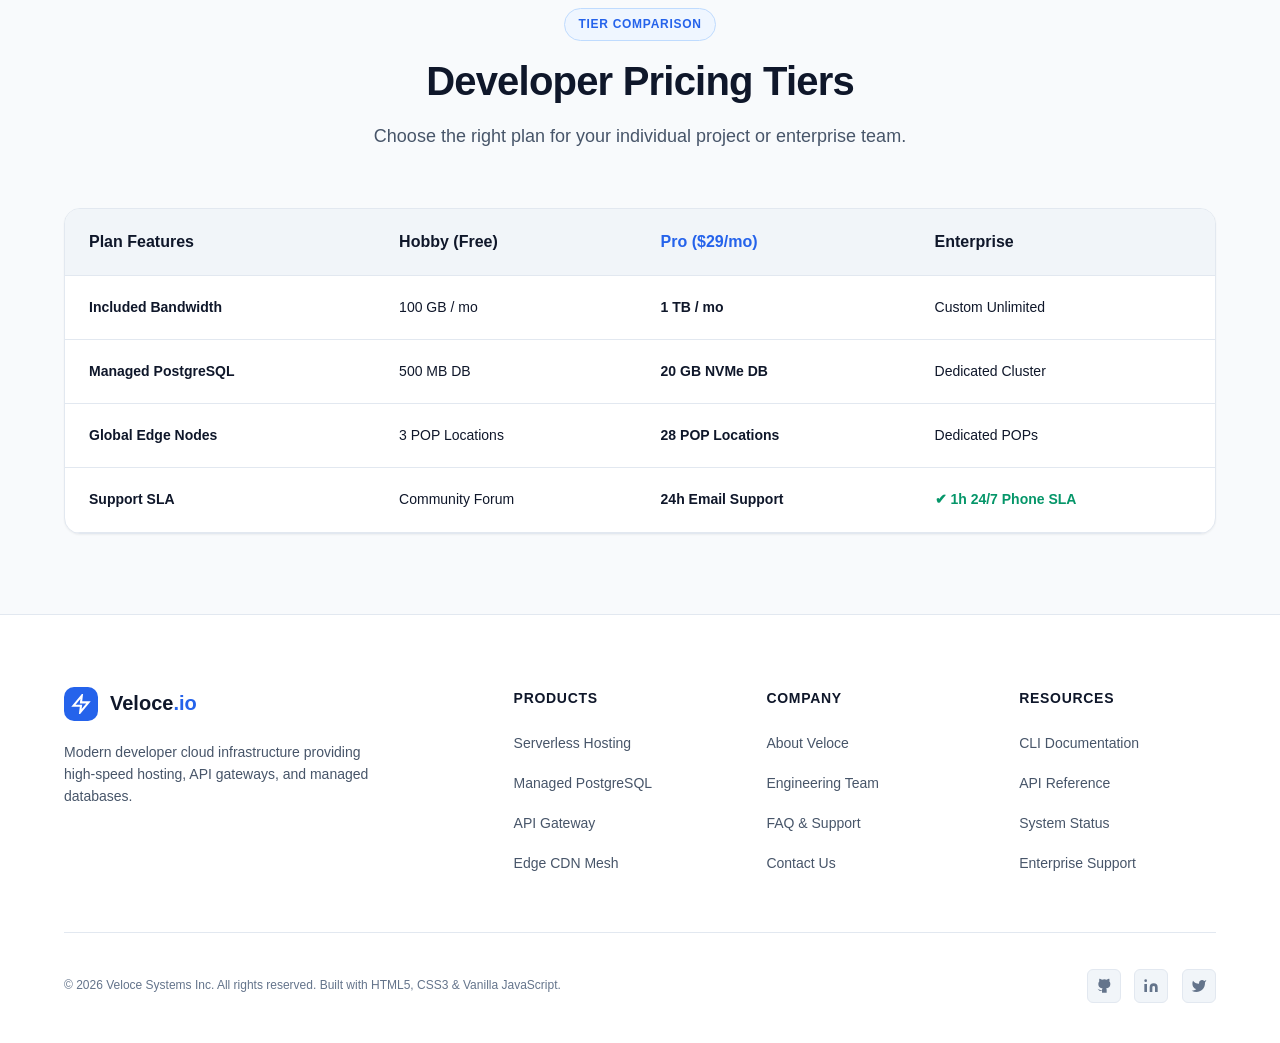
<file: solutions.html>
<!DOCTYPE html>
<html lang="en" data-theme="light">
<head>
  <meta charset="UTF-8">
  <meta name="viewport" content="width=device-width, initial-scale=1.0">
  <title>Products & Cloud Infrastructure — Veloce Systems</title>
  <meta name="description" content="Explore Veloce Systems product catalog: Serverless Web Hosting, Managed PostgreSQL, API Security Gateways, and Real-Time Event Meshes.">
  
  <!-- Stylesheets -->
  <link rel="stylesheet" href="css/variables.css">
  <link rel="stylesheet" href="css/main.css">
  <link rel="stylesheet" href="css/components.css">
  <link rel="stylesheet" href="css/responsive.css">
</head>
<body>
  <!-- Accessibility Skip Link -->
  <a href="#main-content" class="skip-to-content">Skip to main content</a>

  <!-- Site Header -->
  <header class="site-header">
    <div class="container header-container">
      <a href="index.html" class="brand-logo" aria-label="Veloce Systems Homepage">
        <div class="logo-badge" aria-hidden="true">
          <svg viewBox="0 0 24 24"><polygon points="13 2 3 14 12 14 11 22 21 10 12 10 13 2"></polygon></svg>
        </div>
        <span>Veloce<span style="color: var(--brand-primary);">.io</span></span>
      </a>

      <!-- Desktop Navigation -->
      <nav class="main-nav" aria-label="Primary Navigation">
        <a href="index.html" class="nav-link">Home</a>
        <a href="solutions.html" class="nav-link active">Products</a>
        <a href="about.html" class="nav-link">About Us</a>
        <a href="contact.html" class="nav-link">Contact</a>
      </nav>

      <!-- Action Items & Theme Switcher -->
      <div class="header-actions">
        <button class="theme-button" type="button" aria-label="Toggle color theme">
          <svg class="theme-icon-sun" viewBox="0 0 24 24" aria-hidden="true"><circle cx="12" cy="12" r="5"></circle><line x1="12" y1="1" x2="12" y2="3"></line><line x1="12" y1="21" x2="12" y2="23"></line><line x1="4.22" y1="4.22" x2="5.64" y2="5.64"></line><line x1="18.36" y1="18.36" x2="19.78" y2="19.78"></line><line x1="1" y1="12" x2="3" y2="12"></line><line x1="21" y1="12" x2="23" y2="12"></line><line x1="4.22" y1="19.78" x2="5.64" y2="18.36"></line><line x1="18.36" y1="5.64" x2="19.78" y2="4.22"></line></svg>
          <svg class="theme-icon-moon" viewBox="0 0 24 24" aria-hidden="true"><path d="M21 12.79A9 9 0 1 1 11.21 3 7 7 0 0 0 21 12.79z"></path></svg>
        </button>

        <a href="contact.html" class="btn btn-primary btn-sm">Start Free Trial</a>

        <button class="mobile-nav-toggle" type="button" aria-label="Open navigation menu" aria-expanded="false" aria-controls="mobileDrawer">
          <svg viewBox="0 0 24 24" aria-hidden="true"><line x1="3" y1="12" x2="21" y2="12"></line><line x1="3" y1="6" x2="21" y2="6"></line><line x1="3" y1="18" x2="21" y2="18"></line></svg>
        </button>
      </div>
    </div>
  </header>

  <!-- Mobile Drawer -->
  <nav class="mobile-drawer" id="mobileDrawer" aria-label="Mobile Navigation" aria-hidden="true">
    <a href="index.html" class="mobile-nav-link">Home</a>
    <a href="solutions.html" class="mobile-nav-link active">Products</a>
    <a href="about.html" class="mobile-nav-link">About Us</a>
    <a href="contact.html" class="mobile-nav-link">Contact</a>
    <div style="margin-top: 1rem;">
      <a href="contact.html" class="btn btn-primary" style="width: 100%;">Start Free Trial</a>
    </div>
  </nav>

  <!-- Main Content -->
  <main id="main-content">
    <!-- Products Page Hero -->
    <section class="section" style="padding-bottom: 4rem;">
      <div class="container text-center" style="text-align: center; max-width: 760px; margin: 0 auto;">
        <span class="badge" style="margin-bottom: 1.25rem;">Developer Tools &amp; Infrastructure</span>
        <h1 style="font-size: var(--fs-3xl); font-weight: 800; line-height: 1.2; margin-bottom: 1.25rem;">
          Modular Cloud Products Built for Speed
        </h1>
        <p style="font-size: var(--fs-md); color: var(--text-muted); line-height: 1.7;">
          Explore our product catalog below. Use category filters or live text search to find specific cloud modules, or click any item to view complete technical specifications.
        </p>
      </div>
    </section>

    <!-- Catalog Controls & Interactive Filter -->
    <section class="section section-alt">
      <div class="container">
        <!-- Filter Controls Bar -->
        <div style="display: flex; flex-wrap: wrap; justify-content: space-between; align-items: center; gap: 1.5rem; margin-bottom: 3rem;">
          <div class="filter-chip-group" role="tablist" aria-label="Product Categories">
            <button class="filter-chip active" data-category="all" type="button" role="tab">All Products</button>
            <button class="filter-chip" data-category="hosting" type="button" role="tab">Hosting</button>
            <button class="filter-chip" data-category="database" type="button" role="tab">Databases</button>
            <button class="filter-chip" data-category="api" type="button" role="tab">API Gateways</button>
            <button class="filter-chip" data-category="security" type="button" role="tab">Security</button>
          </div>

          <!-- Live Search Input -->
          <div style="min-width: 280px;">
            <label for="catalogSearch" class="sr-only">Search products</label>
            <input type="search" id="catalogSearch" class="form-input" placeholder="🔍 Search products..." aria-label="Search products catalog">
          </div>
        </div>

        <!-- Filterable Grid of Product Cards -->
        <div class="grid-3" id="productsGrid">
          <!-- Card 1 -->
          <article class="card card-hover product-card" data-category="hosting" data-title="Veloce Edge Hosting" data-desc="Zero-config deployment engine with automatic SSL, branch preview deployments, and global CDN caching." data-specs="Bandwidth: 100 GB Included|Deploy Time: <3 Seconds|SSL Certificate: Free Let's Encrypt|Custom Domains: Unlimited">
            <div class="card-icon" aria-hidden="true">
              <svg viewBox="0 0 24 24"><path d="M18 10h-1.26A8 8 0 1 0 9 20h9a5 5 0 0 0 0-10z"></path></svg>
            </div>
            <span class="badge" style="width: fit-content; margin-bottom: 0.5rem;">Hosting</span>
            <h2 class="card-title">Veloce Edge Hosting</h2>
            <p class="card-desc">Zero-config deployment engine with automatic SSL, branch preview deployments, and global CDN caching.</p>
            <div class="card-footer">
              <button class="btn btn-outline btn-sm view-spec-btn" style="width: 100%;" type="button">View Specifications</button>
            </div>
          </article>

          <!-- Card 2 -->
          <article class="card card-hover product-card" data-category="database" data-title="Managed PostgreSQL Engine" data-desc="Fully managed relational database instances with connection pooling, point-in-time recovery, and auto-scaling storage." data-specs="Storage: NVMe SSD|Connection Pooling: Built-in PgBouncer|Backup Retention: 30 Days|SLA: 99.99% Uptime">
            <div class="card-icon" aria-hidden="true">
              <svg viewBox="0 0 24 24"><ellipse cx="12" cy="5" rx="9" ry="3"></ellipse><path d="M21 12c0 1.66-4 3-9 3s-9-1.34-9-3"></path><path d="M3 5v14c0 1.66 4 3 9 3s9-1.34 9-3V5"></path></svg>
            </div>
            <span class="badge" style="width: fit-content; margin-bottom: 0.5rem;">Databases</span>
            <h2 class="card-title">Managed PostgreSQL Engine</h2>
            <p class="card-desc">Fully managed relational database instances with connection pooling, point-in-time recovery, and auto-scaling storage.</p>
            <div class="card-footer">
              <button class="btn btn-outline btn-sm view-spec-btn" style="width: 100%;" type="button">View Specifications</button>
            </div>
          </article>

          <!-- Card 3 -->
          <article class="card card-hover product-card" data-category="api" data-title="Veloce API Gateway" data-desc="Ultra-fast request router providing rate limiting, JWT token validation, CORS configuration, and request logging." data-specs="Request Speed: <5ms|Auth Support: OAuth2, JWT, API Keys|Rate Limiting: Token Bucket Algorithm|Metrics: Real-time Prometheus">
            <div class="card-icon" aria-hidden="true">
              <svg viewBox="0 0 24 24"><polyline points="16 18 22 12 16 6"></polyline><polyline points="8 6 2 12 8 18"></polyline></svg>
            </div>
            <span class="badge" style="width: fit-content; margin-bottom: 0.5rem;">API Gateways</span>
            <h2 class="card-title">Veloce API Gateway</h2>
            <p class="card-desc">Ultra-fast request router providing rate limiting, JWT token validation, CORS configuration, and request logging.</p>
            <div class="card-footer">
              <button class="btn btn-outline btn-sm view-spec-btn" style="width: 100%;" type="button">View Specifications</button>
            </div>
          </article>

          <!-- Card 4 -->
          <article class="card card-hover product-card" data-category="security" data-title="Zero-Trust Firewall Proxy" data-desc="Edge security shield protecting your cloud applications against DDoS attacks, SQL injection, and automated bot networks." data-specs="DDoS Protection: Unlimited L3/L4/L7|Rule Updates: Automated Real-time|Compliance: SOC2, PCI-DSS|Latency Impact: <1ms">
            <div class="card-icon" aria-hidden="true">
              <svg viewBox="0 0 24 24"><rect x="3" y="11" width="18" height="11" rx="2" ry="2"></rect><path d="M7 11V7a5 5 0 0 1 10 0v4"></path></svg>
            </div>
            <span class="badge" style="width: fit-content; margin-bottom: 0.5rem;">Security</span>
            <h2 class="card-title">Zero-Trust Firewall Proxy</h2>
            <p class="card-desc">Edge security shield protecting your cloud applications against DDoS attacks, SQL injection, and automated bot networks.</p>
            <div class="card-footer">
              <button class="btn btn-outline btn-sm view-spec-btn" style="width: 100%;" type="button">View Specifications</button>
            </div>
          </article>

          <!-- Card 5 -->
          <article class="card card-hover product-card" data-category="database" data-title="Veloce KV Key-Value Store" data-desc="Low-latency in-memory cache compatible with Redis protocols for ultra-fast session storage and user state management." data-specs="Protocol: Redis v7 Compatible|Replication: Multi-Region Active|Memory Limit: Up to 512GB|Persistence: Snapshot & AOF">
            <div class="card-icon" aria-hidden="true">
              <svg viewBox="0 0 24 24"><rect x="2" y="2" width="20" height="8" rx="2" ry="2"></rect><rect x="2" y="14" width="20" height="8" rx="2" ry="2"></rect><line x1="6" y1="6" x2="6.01" y2="6"></line><line x1="6" y1="18" x2="6.01" y2="18"></line></svg>
            </div>
            <span class="badge" style="width: fit-content; margin-bottom: 0.5rem;">Databases</span>
            <h2 class="card-title">Veloce KV Key-Value Store</h2>
            <p class="card-desc">Low-latency in-memory cache compatible with Redis protocols for ultra-fast session storage and user state management.</p>
            <div class="card-footer">
              <button class="btn btn-outline btn-sm view-spec-btn" style="width: 100%;" type="button">View Specifications</button>
            </div>
          </article>

          <!-- Card 6 -->
          <article class="card card-hover product-card" data-category="hosting" data-title="Serverless Edge Functions" data-desc="Run event-driven backend functions close to your users with zero cold start times and automatic scaling." data-specs="Runtimes: V8 Isolates (Node/TS, Rust)|Cold Start: <1ms|Execution Limit: 30 Seconds|Memory: Up to 1024MB per fn">
            <div class="card-icon" aria-hidden="true">
              <svg viewBox="0 0 24 24"><polygon points="13 2 3 14 12 14 11 22 21 10 12 10 13 2"></polygon></svg>
            </div>
            <span class="badge" style="width: fit-content; margin-bottom: 0.5rem;">Hosting</span>
            <h2 class="card-title">Serverless Edge Functions</h2>
            <p class="card-desc">Run event-driven backend functions close to your users with zero cold start times and automatic scaling.</p>
            <div class="card-footer">
              <button class="btn btn-outline btn-sm view-spec-btn" style="width: 100%;" type="button">View Specifications</button>
            </div>
          </article>
        </div>
      </div>
    </section>

    <!-- Plan Comparison Table -->
    <section class="section">
      <div class="container">
        <header class="section-header">
          <span class="section-tag">Tier Comparison</span>
          <h2 class="section-title">Developer Pricing Tiers</h2>
          <p class="section-subtitle">Choose the right plan for your individual project or enterprise team.</p>
        </header>

        <div style="overflow-x: auto; border: 1px solid var(--border-color); border-radius: var(--radius-lg); background-color: var(--bg-surface); box-shadow: var(--shadow-sm);">
          <table style="width: 100%; border-collapse: collapse; text-align: left; font-size: var(--fs-sm);" aria-label="Product Plan Comparison Table">
            <thead>
              <tr style="background-color: var(--bg-subtle); border-bottom: 1px solid var(--border-color);">
                <th scope="col" style="padding: 1.25rem 1.5rem; font-size: var(--fs-base); font-weight: 700;">Plan Features</th>
                <th scope="col" style="padding: 1.25rem 1.5rem; font-size: var(--fs-base); font-weight: 700;">Hobby (Free)</th>
                <th scope="col" style="padding: 1.25rem 1.5rem; font-size: var(--fs-base); font-weight: 700; color: var(--brand-primary);">Pro ($29/mo)</th>
                <th scope="col" style="padding: 1.25rem 1.5rem; font-size: var(--fs-base); font-weight: 700;">Enterprise</th>
              </tr>
            </thead>
            <tbody>
              <tr style="border-bottom: 1px solid var(--border-color);">
                <th scope="row" style="padding: 1.25rem 1.5rem;">Included Bandwidth</th>
                <td style="padding: 1.25rem 1.5rem;">100 GB / mo</td>
                <td style="padding: 1.25rem 1.5rem; font-weight: 600;">1 TB / mo</td>
                <td style="padding: 1.25rem 1.5rem;">Custom Unlimited</td>
              </tr>
              <tr style="border-bottom: 1px solid var(--border-color);">
                <th scope="row" style="padding: 1.25rem 1.5rem;">Managed PostgreSQL</th>
                <td style="padding: 1.25rem 1.5rem;">500 MB DB</td>
                <td style="padding: 1.25rem 1.5rem; font-weight: 600;">20 GB NVMe DB</td>
                <td style="padding: 1.25rem 1.5rem;">Dedicated Cluster</td>
              </tr>
              <tr style="border-bottom: 1px solid var(--border-color);">
                <th scope="row" style="padding: 1.25rem 1.5rem;">Global Edge Nodes</th>
                <td style="padding: 1.25rem 1.5rem;">3 POP Locations</td>
                <td style="padding: 1.25rem 1.5rem; font-weight: 600;">28 POP Locations</td>
                <td style="padding: 1.25rem 1.5rem;">Dedicated POPs</td>
              </tr>
              <tr style="border-bottom: 1px solid var(--border-color);">
                <th scope="row" style="padding: 1.25rem 1.5rem;">Support SLA</th>
                <td style="padding: 1.25rem 1.5rem;">Community Forum</td>
                <td style="padding: 1.25rem 1.5rem; font-weight: 600;">24h Email Support</td>
                <td style="padding: 1.25rem 1.5rem; color: var(--state-success); font-weight: bold;">✔ 1h 24/7 Phone SLA</td>
              </tr>
            </tbody>
          </table>
        </div>
      </div>
    </section>

    <!-- Accessible Dialog Modal -->
    <dialog class="custom-dialog" id="productDialog" aria-labelledby="dialogTitle" aria-describedby="dialogDesc">
      <div class="dialog-wrapper">
        <div class="dialog-header">
          <div>
            <span class="badge" id="dialogCategory">PRODUCT</span>
            <h2 class="dialog-title" id="dialogTitle" style="margin-top: 0.5rem;">Technical Breakdown</h2>
          </div>
          <button class="dialog-close-btn" id="dialogCloseBtn" type="button" aria-label="Close dialog window">
            <svg viewBox="0 0 24 24" aria-hidden="true"><line x1="18" y1="6" x2="6" y2="18"></line><line x1="6" y1="6" x2="18" y2="18"></line></svg>
          </button>
        </div>
        <div class="dialog-body">
          <p id="dialogDesc">Detailed technical breakdown of selected platform component.</p>
          <div style="margin-top: 1.5rem;">
            <h3 style="font-size: var(--fs-base); font-weight: 700; margin-bottom: 0.75rem; color: var(--text-main);">Key Specifications:</h3>
            <ul id="dialogSpecs" style="display: flex; flex-direction: column; gap: 0.6rem; font-size: var(--fs-sm); color: var(--text-muted);">
              <!-- Dynamic JS content -->
            </ul>
          </div>
        </div>
        <div class="dialog-footer">
          <a href="contact.html" class="btn btn-primary btn-sm">Request Product Demo</a>
        </div>
      </div>
    </dialog>
  </main>

  <!-- Site Footer -->
  <footer class="site-footer">
    <div class="container">
      <div class="footer-grid">
        <div class="footer-brand">
          <a href="index.html" class="brand-logo" aria-label="Veloce Systems Footer Logo">
            <div class="logo-badge" aria-hidden="true">
              <svg viewBox="0 0 24 24"><polygon points="13 2 3 14 12 14 11 22 21 10 12 10 13 2"></polygon></svg>
            </div>
            <span>Veloce<span style="color: var(--brand-primary);">.io</span></span>
          </a>
          <p>Modern developer cloud infrastructure providing high-speed hosting, API gateways, and managed databases.</p>
        </div>

        <div>
          <h3 class="footer-col-title">Products</h3>
          <ul class="footer-links-list">
            <li><a href="solutions.html">Serverless Hosting</a></li>
            <li><a href="solutions.html">Managed PostgreSQL</a></li>
            <li><a href="solutions.html">API Gateway</a></li>
            <li><a href="solutions.html">Edge CDN Mesh</a></li>
          </ul>
        </div>

        <div>
          <h3 class="footer-col-title">Company</h3>
          <ul class="footer-links-list">
            <li><a href="about.html">About Veloce</a></li>
            <li><a href="about.html#team">Engineering Team</a></li>
            <li><a href="about.html#faq">FAQ &amp; Support</a></li>
            <li><a href="contact.html">Contact Us</a></li>
          </ul>
        </div>

        <div>
          <h3 class="footer-col-title">Resources</h3>
          <ul class="footer-links-list">
            <li><a href="solutions.html">CLI Documentation</a></li>
            <li><a href="solutions.html">API Reference</a></li>
            <li><a href="contact.html">System Status</a></li>
            <li><a href="contact.html">Enterprise Support</a></li>
          </ul>
        </div>
      </div>

      <div class="footer-bottom">
        <p>&copy; 2026 Veloce Systems Inc. All rights reserved. Built with HTML5, CSS3 &amp; Vanilla JavaScript.</p>
        <div class="footer-social-links" aria-label="Social Media Links">
          <a href="#" aria-label="GitHub Repository"><svg viewBox="0 0 24 24"><path d="M9 19c-5 1.5-5-2.5-7-3m14 6v-3.87a3.37 3.37 0 0 0-.94-2.61c3.14-.35 6.44-1.54 6.44-7A5.44 5.44 0 0 0 20 4.77 5.07 5.07 0 0 0 19.91 1S18.73.65 16 2.48a13.38 13.38 0 0 0-7 0C6.27.65 5.09 1 5.09 1A5.07 5.07 0 0 0 5 4.77a5.44 5.44 0 0 0-1.5 3.78c0 5.42 3.3 6.61 6.44 7A3.37 3.37 0 0 0 9 18.13V22"></path></svg></a>
          <a href="#" aria-label="LinkedIn Profile"><svg viewBox="0 0 24 24"><path d="M16 8a6 6 0 0 1 6 6v7h-4v-7a2 2 0 0 0-2-2 2 2 0 0 0-2 2v7h-4v-7a6 6 0 0 1 6-6z"></path><rect x="2" y="9" width="4" height="12"></rect><circle cx="4" cy="4" r="2"></circle></svg></a>
          <a href="#" aria-label="Twitter X Profile"><svg viewBox="0 0 24 24"><path d="M23 3a10.9 10.9 0 0 1-3.14 1.53 4.48 4.48 0 0 0-7.86 3v1A10.66 10.66 0 0 1 3 4s-4 9 5 13a11.64 11.64 0 0 1-7 2c9 5 20 0 20-11.5a4.5 4.5 0 0 0-.08-.83A7.72 7.72 0 0 0 23 3z"></path></svg></a>
        </div>
      </div>
    </div>
  </footer>

  <!-- Scripts -->
  <script src="js/theme.js"></script>
  <script src="js/app.js"></script>
  <script src="js/catalog.js"></script>
</body>
</html>
</file>
<file: css/variables.css>
/* ==========================================================================
   Veloce Systems — Design Tokens & Theme Variables
   Clean, modern, human-crafted color palettes and spacing scale
   ========================================================================== */

:root {
  /* Color Palette — Light Mode */
  --bg-main: #f8fafc;
  --bg-surface: #ffffff;
  --bg-subtle: #f1f5f9;
  --bg-glass: rgba(255, 255, 255, 0.88);

  --text-main: #0f172a;
  --text-muted: #475569;
  --text-faint: #64748b;
  --text-inverse: #ffffff;

  --brand-primary: #2563eb;
  --brand-primary-hover: #1d4ed8;
  --brand-subtle: #eff6ff;
  --brand-border: #bfdbfe;

  --border-color: #e2e8f0;
  --border-hover: #cbd5e1;
  --border-focus: #2563eb;

  --state-success: #059669;
  --state-success-bg: #ecfdf5;
  --state-error: #dc2626;
  --state-error-bg: #fef2f2;
  --state-warning: #d97706;

  --shadow-sm: 0 1px 2px 0 rgba(0, 0, 0, 0.05);
  --shadow-md: 0 4px 6px -1px rgba(15, 23, 42, 0.06), 0 2px 4px -2px rgba(15, 23, 42, 0.04);
  --shadow-lg: 0 12px 20px -3px rgba(15, 23, 42, 0.08), 0 4px 6px -4px rgba(15, 23, 42, 0.04);
  --shadow-xl: 0 24px 32px -8px rgba(15, 23, 42, 0.12);

  /* Typography */
  --font-sans: 'Inter', -apple-system, BlinkMacSystemFont, 'Segoe UI', Roboto, sans-serif;
  --font-mono: 'JetBrains Mono', 'Fira Code', Consolas, monospace;

  /* Font Sizes */
  --fs-xs: 0.75rem;    /* 12px */
  --fs-sm: 0.875rem;   /* 14px */
  --fs-base: 1rem;     /* 16px */
  --fs-md: 1.125rem;   /* 18px */
  --fs-lg: 1.25rem;    /* 20px */
  --fs-xl: 1.5rem;     /* 24px */
  --fs-2xl: 2rem;      /* 32px */
  --fs-3xl: 2.5rem;    /* 40px */
  --fs-4xl: 3.25rem;   /* 52px */

  /* Standard Professional Spacing Scale (80px section padding) */
  --container-width: 1200px;
  --header-height: 76px;
  --section-padding: 5rem; /* 80px balanced padding */

  /* Border Radii */
  --radius-sm: 6px;
  --radius-md: 10px;
  --radius-lg: 16px;
  --radius-full: 9999px;

  /* Transitions */
  --transition-fast: 0.15s cubic-bezier(0.4, 0, 0.2, 1);
  --transition-base: 0.25s cubic-bezier(0.4, 0, 0.2, 1);
}

/* Dark Mode Palette Overrides */
[data-theme="dark"] {
  --bg-main: #0b0f17;
  --bg-surface: #131b2e;
  --bg-subtle: #1c263b;
  --bg-glass: rgba(11, 15, 23, 0.88);

  --text-main: #f8fafc;
  --text-muted: #cbd5e1;
  --text-faint: #94a3b8;
  --text-inverse: #0f172a;

  --brand-primary: #3b82f6;
  --brand-primary-hover: #60a5fa;
  --brand-subtle: rgba(59, 130, 246, 0.15);
  --brand-border: rgba(59, 130, 246, 0.3);

  --border-color: #243046;
  --border-hover: #334361;
  --border-focus: #60a5fa;

  --state-success: #10b981;
  --state-success-bg: rgba(16, 185, 129, 0.15);
  --state-error: #ef4444;
  --state-error-bg: rgba(239, 68, 68, 0.15);
  --state-warning: #f59e0b;

  --shadow-sm: 0 1px 2px 0 rgba(0, 0, 0, 0.3);
  --shadow-md: 0 4px 6px -1px rgba(0, 0, 0, 0.4);
  --shadow-lg: 0 12px 20px -3px rgba(0, 0, 0, 0.5);
  --shadow-xl: 0 24px 32px -8px rgba(0, 0, 0, 0.6);
}
</file>
<file: css/main.css>
/* ==========================================================================
   Veloce Systems — Base Reset, Layout & Site Header/Footer
   Focus on high legibility, professional whitespace, and accessibility
   ========================================================================== */

/* Modern CSS Reset */
*, *::before, *::after {
  box-sizing: border-box;
  margin: 0;
  padding: 0;
}

html {
  scroll-behavior: smooth;
  font-size: 100%;
}

body {
  font-family: var(--font-sans);
  font-size: var(--fs-base);
  line-height: 1.65;
  color: var(--text-main);
  background-color: var(--bg-main);
  min-height: 100vh;
  display: flex;
  flex-direction: column;
  transition: background-color var(--transition-base), color var(--transition-base);
}

img, svg {
  max-width: 100%;
  height: auto;
  display: block;
}

a {
  color: var(--brand-primary);
  text-decoration: none;
  transition: color var(--transition-fast);
}

a:hover {
  color: var(--brand-primary-hover);
}

button, input, select, textarea {
  font: inherit;
  color: inherit;
}

ul, ol {
  list-style: none;
}

/* Accessibility: Skip Link */
.skip-to-content {
  position: absolute;
  top: -100px;
  left: 1.5rem;
  background: var(--brand-primary);
  color: #ffffff;
  padding: 0.75rem 1.25rem;
  border-radius: var(--radius-md);
  font-weight: 600;
  z-index: 10000;
  transition: top var(--transition-fast);
}

.skip-to-content:focus {
  top: 1rem;
  outline: 3px solid #ffffff;
}

/* Accessible Focus States */
:focus-visible {
  outline: 3px solid var(--border-focus);
  outline-offset: 3px;
  border-radius: var(--radius-sm);
}

.sr-only {
  position: absolute;
  width: 1px;
  height: 1px;
  padding: 0;
  margin: -1px;
  overflow: hidden;
  clip: rect(0, 0, 0, 0);
  white-space: nowrap;
  border: 0;
}

/* Layout Containers & Balanced Spacing */
.container {
  width: 100%;
  max-width: var(--container-width);
  margin-left: auto;
  margin-right: auto;
  padding-left: 1.5rem;
  padding-right: 1.5rem;
}

.section {
  padding-top: var(--section-padding);
  padding-bottom: var(--section-padding);
}

.hero-section {
  padding-top: 4.5rem;
  padding-bottom: 4.5rem;
}

.section-alt {
  background-color: var(--bg-surface);
  border-top: 1px solid var(--border-color);
  border-bottom: 1px solid var(--border-color);
}

/* Section Header Typography */
.section-header {
  text-align: center;
  max-width: 720px;
  margin: 0 auto 3.5rem auto;
}

.section-header.text-left {
  text-align: left;
  margin-left: 0;
}

.section-tag {
  display: inline-block;
  padding: 0.35rem 0.85rem;
  font-size: var(--fs-xs);
  font-weight: 600;
  text-transform: uppercase;
  letter-spacing: 0.06em;
  color: var(--brand-primary);
  background-color: var(--brand-subtle);
  border: 1px solid var(--brand-border);
  border-radius: var(--radius-full);
  margin-bottom: 1rem;
}

.section-title {
  font-size: var(--fs-3xl);
  font-weight: 700;
  line-height: 1.2;
  color: var(--text-main);
  margin-bottom: 1rem;
  letter-spacing: -0.02em;
}

.section-subtitle {
  font-size: var(--fs-md);
  color: var(--text-muted);
  line-height: 1.7;
}

/* Header & Navigation Bar */
.site-header {
  position: sticky;
  top: 0;
  left: 0;
  width: 100%;
  height: var(--header-height);
  background-color: var(--bg-glass);
  backdrop-filter: blur(10px);
  -webkit-backdrop-filter: blur(10px);
  border-bottom: 1px solid var(--border-color);
  z-index: 1000;
}

.header-container {
  display: flex;
  align-items: center;
  justify-content: space-between;
  height: 100%;
}

.brand-logo {
  display: flex;
  align-items: center;
  gap: 0.75rem;
  font-size: var(--fs-lg);
  font-weight: 700;
  color: var(--text-main);
  text-decoration: none;
}

.logo-badge {
  width: 34px;
  height: 34px;
  background-color: var(--brand-primary);
  border-radius: var(--radius-md);
  display: flex;
  align-items: center;
  justify-content: center;
  color: #ffffff;
}

.logo-badge svg {
  width: 20px;
  height: 20px;
  stroke: currentColor;
  stroke-width: 2.5;
  fill: none;
}

.main-nav {
  display: flex;
  align-items: center;
  gap: 2.25rem;
}

.nav-link {
  font-size: var(--fs-sm);
  font-weight: 500;
  color: var(--text-muted);
  padding: 0.5rem 0;
  position: relative;
}

.nav-link:hover,
.nav-link.active {
  color: var(--brand-primary);
}

.nav-link.active::after {
  content: '';
  position: absolute;
  bottom: -2px;
  left: 0;
  width: 100%;
  height: 2px;
  background-color: var(--brand-primary);
  border-radius: var(--radius-full);
}

.header-actions {
  display: flex;
  align-items: center;
  gap: 1rem;
}

/* Theme Toggle Button */
.theme-button {
  background: transparent;
  border: 1px solid var(--border-color);
  color: var(--text-main);
  width: 40px;
  height: 40px;
  border-radius: var(--radius-md);
  display: flex;
  align-items: center;
  justify-content: center;
  cursor: pointer;
  transition: all var(--transition-fast);
}

.theme-button:hover {
  background-color: var(--bg-subtle);
  border-color: var(--border-hover);
}

.theme-button svg {
  width: 18px;
  height: 18px;
  stroke: currentColor;
  stroke-width: 2;
  fill: none;
}

.theme-icon-sun { display: none; }
.theme-icon-moon { display: block; }

[data-theme="dark"] .theme-icon-sun { display: block; }
[data-theme="dark"] .theme-icon-moon { display: none; }

.mobile-nav-toggle {
  display: none;
  background: transparent;
  border: 1px solid var(--border-color);
  color: var(--text-main);
  width: 40px;
  height: 40px;
  border-radius: var(--radius-md);
  align-items: center;
  justify-content: center;
  cursor: pointer;
}

.mobile-nav-toggle svg {
  width: 20px;
  height: 20px;
  stroke: currentColor;
  stroke-width: 2;
}

/* Site Footer */
.site-footer {
  background-color: var(--bg-surface);
  border-top: 1px solid var(--border-color);
  padding-top: 4.5rem;
  padding-bottom: 2.5rem;
  margin-top: auto;
}

.footer-grid {
  display: grid;
  grid-template-columns: 2fr repeat(3, 1fr);
  gap: 3.5rem;
  margin-bottom: 3.5rem;
}

.footer-brand p {
  color: var(--text-muted);
  margin-top: 1.25rem;
  font-size: var(--fs-sm);
  max-width: 320px;
  line-height: 1.6;
}

.footer-col-title {
  font-size: var(--fs-sm);
  font-weight: 700;
  text-transform: uppercase;
  letter-spacing: 0.05em;
  color: var(--text-main);
  margin-bottom: 1.25rem;
}

.footer-links-list {
  display: flex;
  flex-direction: column;
  gap: 0.85rem;
}

.footer-links-list a {
  color: var(--text-muted);
  font-size: var(--fs-sm);
}

.footer-links-list a:hover {
  color: var(--brand-primary);
}

.footer-bottom {
  display: flex;
  align-items: center;
  justify-content: space-between;
  padding-top: 2.25rem;
  border-top: 1px solid var(--border-color);
  font-size: var(--fs-xs);
  color: var(--text-faint);
}

.footer-social-links {
  display: flex;
  gap: 0.85rem;
}

.footer-social-links a {
  color: var(--text-faint);
  width: 34px;
  height: 34px;
  border-radius: var(--radius-sm);
  background-color: var(--bg-subtle);
  border: 1px solid var(--border-color);
  display: flex;
  align-items: center;
  justify-content: center;
  transition: all var(--transition-fast);
}

.footer-social-links a:hover {
  color: var(--brand-primary);
  border-color: var(--brand-border);
  background-color: var(--brand-subtle);
}

.footer-social-links svg {
  width: 16px;
  height: 16px;
  fill: currentColor;
}
</file>
<file: css/components.css>
/* ==========================================================================
   Veloce Systems — Reusable UI Components
   Buttons, Cards, Inputs, Modals, Accordions, Badges & Toast Banners
   ========================================================================== */

/* Buttons */
.btn {
  display: inline-flex;
  align-items: center;
  justify-content: center;
  gap: 0.6rem;
  padding: 0.75rem 1.6rem;
  font-size: var(--fs-sm);
  font-weight: 600;
  line-height: 1.4;
  border-radius: var(--radius-md);
  border: 1px solid transparent;
  cursor: pointer;
  text-decoration: none;
  transition: all var(--transition-fast);
  white-space: nowrap;
}

.btn-primary {
  background-color: var(--brand-primary);
  color: #ffffff;
  box-shadow: var(--shadow-sm);
}

.btn-primary:hover {
  background-color: var(--brand-primary-hover);
  color: #ffffff;
  transform: translateY(-1px);
  box-shadow: var(--shadow-md);
}

.btn-secondary {
  background-color: var(--bg-subtle);
  color: var(--text-main);
  border-color: var(--border-color);
}

.btn-secondary:hover {
  background-color: var(--border-hover);
  color: var(--text-main);
}

.btn-outline {
  background-color: transparent;
  color: var(--brand-primary);
  border-color: var(--brand-border);
}

.btn-outline:hover {
  background-color: var(--brand-subtle);
  border-color: var(--brand-primary);
}

.btn-sm {
  padding: 0.45rem 1rem;
  font-size: var(--fs-xs);
}

.btn-lg {
  padding: 0.9rem 2.2rem;
  font-size: var(--fs-base);
}

/* Badges & Chips */
.badge {
  display: inline-flex;
  align-items: center;
  gap: 0.35rem;
  padding: 0.25rem 0.75rem;
  font-size: var(--fs-xs);
  font-weight: 600;
  border-radius: var(--radius-full);
  background-color: var(--brand-subtle);
  color: var(--brand-primary);
  border: 1px solid var(--brand-border);
}

.badge-success {
  background-color: var(--state-success-bg);
  color: var(--state-success);
  border-color: rgba(5, 150, 105, 0.3);
}

.filter-chip-group {
  display: flex;
  flex-wrap: wrap;
  gap: 0.75rem;
  margin-bottom: 2.5rem;
}

.filter-chip {
  padding: 0.55rem 1.35rem;
  font-size: var(--fs-sm);
  font-weight: 500;
  border-radius: var(--radius-full);
  background-color: var(--bg-surface);
  color: var(--text-muted);
  border: 1px solid var(--border-color);
  cursor: pointer;
  transition: all var(--transition-fast);
}

.filter-chip:hover,
.filter-chip.active {
  background-color: var(--brand-primary);
  color: #ffffff;
  border-color: var(--brand-primary);
  box-shadow: var(--shadow-sm);
}

/* Feature Cards */
.card {
  background-color: var(--bg-surface);
  border: 1px solid var(--border-color);
  border-radius: var(--radius-lg);
  padding: 2.25rem;
  display: flex;
  flex-direction: column;
  height: 100%;
  transition: all var(--transition-base);
}

.card-hover:hover {
  transform: translateY(-4px);
  border-color: var(--brand-border);
  box-shadow: var(--shadow-lg);
}

.card-icon {
  width: 48px;
  height: 48px;
  border-radius: var(--radius-md);
  background-color: var(--brand-subtle);
  color: var(--brand-primary);
  display: flex;
  align-items: center;
  justify-content: center;
  margin-bottom: 1.5rem;
}

.card-icon svg {
  width: 24px;
  height: 24px;
  stroke: currentColor;
  stroke-width: 2;
  fill: none;
  stroke-linecap: round;
  stroke-linejoin: round;
}

.card-title {
  font-size: var(--fs-lg);
  font-weight: 700;
  color: var(--text-main);
  margin-bottom: 0.75rem;
}

.card-desc {
  font-size: var(--fs-sm);
  color: var(--text-muted);
  line-height: 1.65;
  margin-bottom: 1.5rem;
  flex-grow: 1;
}

.card-footer {
  margin-top: auto;
  padding-top: 1.25rem;
  border-top: 1px solid var(--border-color);
}

/* Form Controls */
.form-group {
  margin-bottom: 1.5rem;
  display: flex;
  flex-direction: column;
  gap: 0.5rem;
}

.form-label {
  font-size: var(--fs-sm);
  font-weight: 600;
  color: var(--text-main);
  display: flex;
  justify-content: space-between;
}

.form-label .req {
  color: var(--state-error);
}

.form-input,
.form-select,
.form-textarea {
  width: 100%;
  padding: 0.8rem 1rem;
  font-size: var(--fs-base);
  color: var(--text-main);
  background-color: var(--bg-main);
  border: 1px solid var(--border-color);
  border-radius: var(--radius-md);
  transition: border-color var(--transition-fast), box-shadow var(--transition-fast);
}

.form-input:focus,
.form-select:focus,
.form-textarea:focus {
  outline: none;
  border-color: var(--border-focus);
  box-shadow: 0 0 0 3px var(--brand-subtle);
}

.form-input.input-invalid,
.form-select.input-invalid,
.form-textarea.input-invalid {
  border-color: var(--state-error);
  background-color: var(--state-error-bg);
}

.form-input.input-valid,
.form-select.input-valid,
.form-textarea.input-valid {
  border-color: var(--state-success);
}

.form-error-text {
  font-size: var(--fs-xs);
  color: var(--state-error);
  display: none;
  margin-top: 0.25rem;
}

.form-error-text.visible {
  display: block;
}

/* Native Accessible Dialog Modal */
dialog.custom-dialog {
  padding: 0;
  border: 1px solid var(--border-color);
  border-radius: var(--radius-lg);
  background-color: var(--bg-surface);
  color: var(--text-main);
  box-shadow: var(--shadow-xl);
  max-width: 620px;
  width: 90%;
  margin: auto;
  overflow: hidden;
}

dialog.custom-dialog::backdrop {
  background-color: rgba(15, 23, 42, 0.7);
  backdrop-filter: blur(4px);
}

.dialog-wrapper {
  padding: 2.25rem;
}

.dialog-header {
  display: flex;
  align-items: flex-start;
  justify-content: space-between;
  margin-bottom: 1.5rem;
  padding-bottom: 1.25rem;
  border-bottom: 1px solid var(--border-color);
}

.dialog-title {
  font-size: var(--fs-xl);
  font-weight: 700;
  color: var(--text-main);
}

.dialog-close-btn {
  background: transparent;
  border: none;
  color: var(--text-faint);
  cursor: pointer;
  width: 36px;
  height: 36px;
  border-radius: var(--radius-sm);
  display: flex;
  align-items: center;
  justify-content: center;
  transition: all var(--transition-fast);
}

.dialog-close-btn:hover {
  background-color: var(--bg-subtle);
  color: var(--text-main);
}

.dialog-close-btn svg {
  width: 20px;
  height: 20px;
  stroke: currentColor;
  stroke-width: 2;
}

.dialog-body {
  font-size: var(--fs-base);
  color: var(--text-muted);
  line-height: 1.65;
  margin-bottom: 2rem;
}

.dialog-footer {
  display: flex;
  justify-content: flex-end;
  gap: 1rem;
  padding-top: 1.25rem;
  border-top: 1px solid var(--border-color);
}

/* Accordion Component */
.accordion-wrapper {
  display: flex;
  flex-direction: column;
  gap: 1.25rem;
  max-width: 840px;
  margin: 0 auto;
}

.accordion-item {
  background-color: var(--bg-surface);
  border: 1px solid var(--border-color);
  border-radius: var(--radius-md);
  overflow: hidden;
  transition: border-color var(--transition-fast);
}

.accordion-item:hover {
  border-color: var(--border-hover);
}

.accordion-trigger {
  width: 100%;
  padding: 1.35rem 1.6rem;
  background: transparent;
  border: none;
  text-align: left;
  font-size: var(--fs-md);
  font-weight: 600;
  color: var(--text-main);
  display: flex;
  align-items: center;
  justify-content: space-between;
  cursor: pointer;
  gap: 1rem;
}

.accordion-icon {
  width: 20px;
  height: 20px;
  stroke: var(--text-faint);
  stroke-width: 2;
  fill: none;
  transition: transform var(--transition-fast);
  flex-shrink: 0;
}

.accordion-trigger[aria-expanded="true"] .accordion-icon {
  transform: rotate(180deg);
  stroke: var(--brand-primary);
}

.accordion-content {
  padding: 0 1.6rem 1.5rem 1.6rem;
  color: var(--text-muted);
  font-size: var(--fs-base);
  line-height: 1.7;
  display: none;
}

.accordion-content.active {
  display: block;
}

/* Toast Notifications */
.toast-container {
  position: fixed;
  bottom: 2rem;
  right: 2rem;
  display: flex;
  flex-direction: column;
  gap: 0.75rem;
  z-index: 10000;
  pointer-events: none;
}

.toast-message {
  pointer-events: auto;
  min-width: 320px;
  padding: 1rem 1.35rem;
  border-radius: var(--radius-md);
  background-color: var(--bg-surface);
  color: var(--text-main);
  box-shadow: var(--shadow-lg);
  border: 1px solid var(--border-color);
  display: flex;
  align-items: center;
  gap: 0.85rem;
  animation: toastFadeIn 0.3s ease-out;
}

.toast-success { border-left: 4px solid var(--state-success); }
.toast-error { border-left: 4px solid var(--state-error); }

@keyframes toastFadeIn {
  from { opacity: 0; transform: translateY(15px); }
  to { opacity: 1; transform: translateY(0); }
}
</file>
<file: css/responsive.css>
/* ==========================================================================
   Veloce Systems — Mobile-First Responsive Rules
   Clean layout adaptation across Mobile (<768px), Tablet (768-1024px), and Desktop
   ========================================================================== */

/* Mobile Nav Drawer Overlay */
.mobile-drawer {
  position: fixed;
  top: var(--header-height);
  left: 0;
  width: 100%;
  height: calc(100vh - var(--header-height));
  background-color: var(--bg-main);
  z-index: 999;
  padding: 2.5rem 1.5rem;
  display: flex;
  flex-direction: column;
  gap: 1.5rem;
  transform: translateX(-100%);
  transition: transform var(--transition-base);
  border-top: 1px solid var(--border-color);
  overflow-y: auto;
}

.mobile-drawer.open {
  transform: translateX(0);
}

.mobile-nav-link {
  font-size: var(--fs-lg);
  font-weight: 600;
  color: var(--text-main);
  padding: 0.85rem 0;
  border-bottom: 1px solid var(--border-color);
}

.mobile-nav-link.active {
  color: var(--brand-primary);
}

/* Page Specific Grids */
.grid-3 {
  display: grid;
  grid-template-columns: repeat(3, 1fr);
  gap: 2.25rem;
}

.grid-2 {
  display: grid;
  grid-template-columns: repeat(2, 1fr);
  gap: 2.5rem;
}

.grid-hero {
  display: grid;
  grid-template-columns: 1.1fr 0.9fr;
  gap: 4rem;
  align-items: center;
}

/* Stats Counter Bar Layout */
.stats-bar {
  display: grid;
  grid-template-columns: repeat(4, 1fr);
  gap: 2rem;
  padding: 3.5rem 2.5rem;
  background-color: var(--bg-surface);
  border: 1px solid var(--border-color);
  border-radius: var(--radius-lg);
  box-shadow: var(--shadow-md);
  margin-top: -4rem;
  position: relative;
  z-index: 10;
}

.stat-box {
  text-align: center;
}

.stat-val {
  font-size: var(--fs-4xl);
  font-weight: 800;
  color: var(--brand-primary);
  line-height: 1.1;
  margin-bottom: 0.5rem;
}

.stat-lbl {
  font-size: var(--fs-sm);
  color: var(--text-muted);
  font-weight: 500;
}

/* Timeline Layout */
.company-timeline {
  position: relative;
  max-width: 800px;
  margin: 0 auto;
  padding: 2rem 0;
}

.company-timeline::before {
  content: '';
  position: absolute;
  top: 0;
  bottom: 0;
  left: 50%;
  width: 2px;
  background-color: var(--border-color);
  transform: translateX(-50%);
}

.timeline-row {
  position: relative;
  margin-bottom: 3.5rem;
  width: 50%;
  padding-right: 3rem;
}

.timeline-row:nth-child(even) {
  margin-left: 50%;
  padding-right: 0;
  padding-left: 3rem;
}

.timeline-badge {
  position: absolute;
  top: 0;
  right: -9px;
  width: 18px;
  height: 18px;
  border-radius: 50%;
  background-color: var(--brand-primary);
  border: 4px solid var(--bg-main);
}

.timeline-row:nth-child(even) .timeline-badge {
  right: auto;
  left: -9px;
}

.timeline-box {
  background-color: var(--bg-surface);
  border: 1px solid var(--border-color);
  border-radius: var(--radius-md);
  padding: 1.75rem;
}

/* --------------------------------------------------------------------------
   Media Queries
   -------------------------------------------------------------------------- */

@media (max-width: 1024px) {
  :root {
    --section-padding: 4.5rem;
  }

  .grid-hero {
    grid-template-columns: 1fr;
    gap: 3rem;
  }

  .grid-3 {
    grid-template-columns: repeat(2, 1fr);
  }

  .stats-bar {
    grid-template-columns: repeat(2, 1fr);
    margin-top: 2rem;
  }

  .footer-grid {
    grid-template-columns: repeat(2, 1fr);
  }
}

@media (max-width: 768px) {
  :root {
    --section-padding: 3.5rem;
    --fs-3xl: 2rem;
    --fs-4xl: 2.5rem;
  }

  .main-nav {
    display: none;
  }

  .mobile-nav-toggle {
    display: flex;
  }

  .grid-3,
  .grid-2 {
    grid-template-columns: 1fr;
  }

  .stats-bar {
    grid-template-columns: 1fr;
    padding: 2.5rem 1.5rem;
  }

  .footer-grid {
    grid-template-columns: 1fr;
    gap: 2.5rem;
  }

  .footer-bottom {
    flex-direction: column;
    gap: 1.25rem;
    text-align: center;
  }

  .company-timeline::before {
    left: 18px;
  }

  .timeline-row {
    width: 100%;
    padding-left: 3rem;
    padding-right: 0;
  }

  .timeline-row:nth-child(even) {
    margin-left: 0;
    padding-left: 3rem;
  }

  .timeline-badge {
    left: 9px !important;
    right: auto !important;
  }
}
</file>
